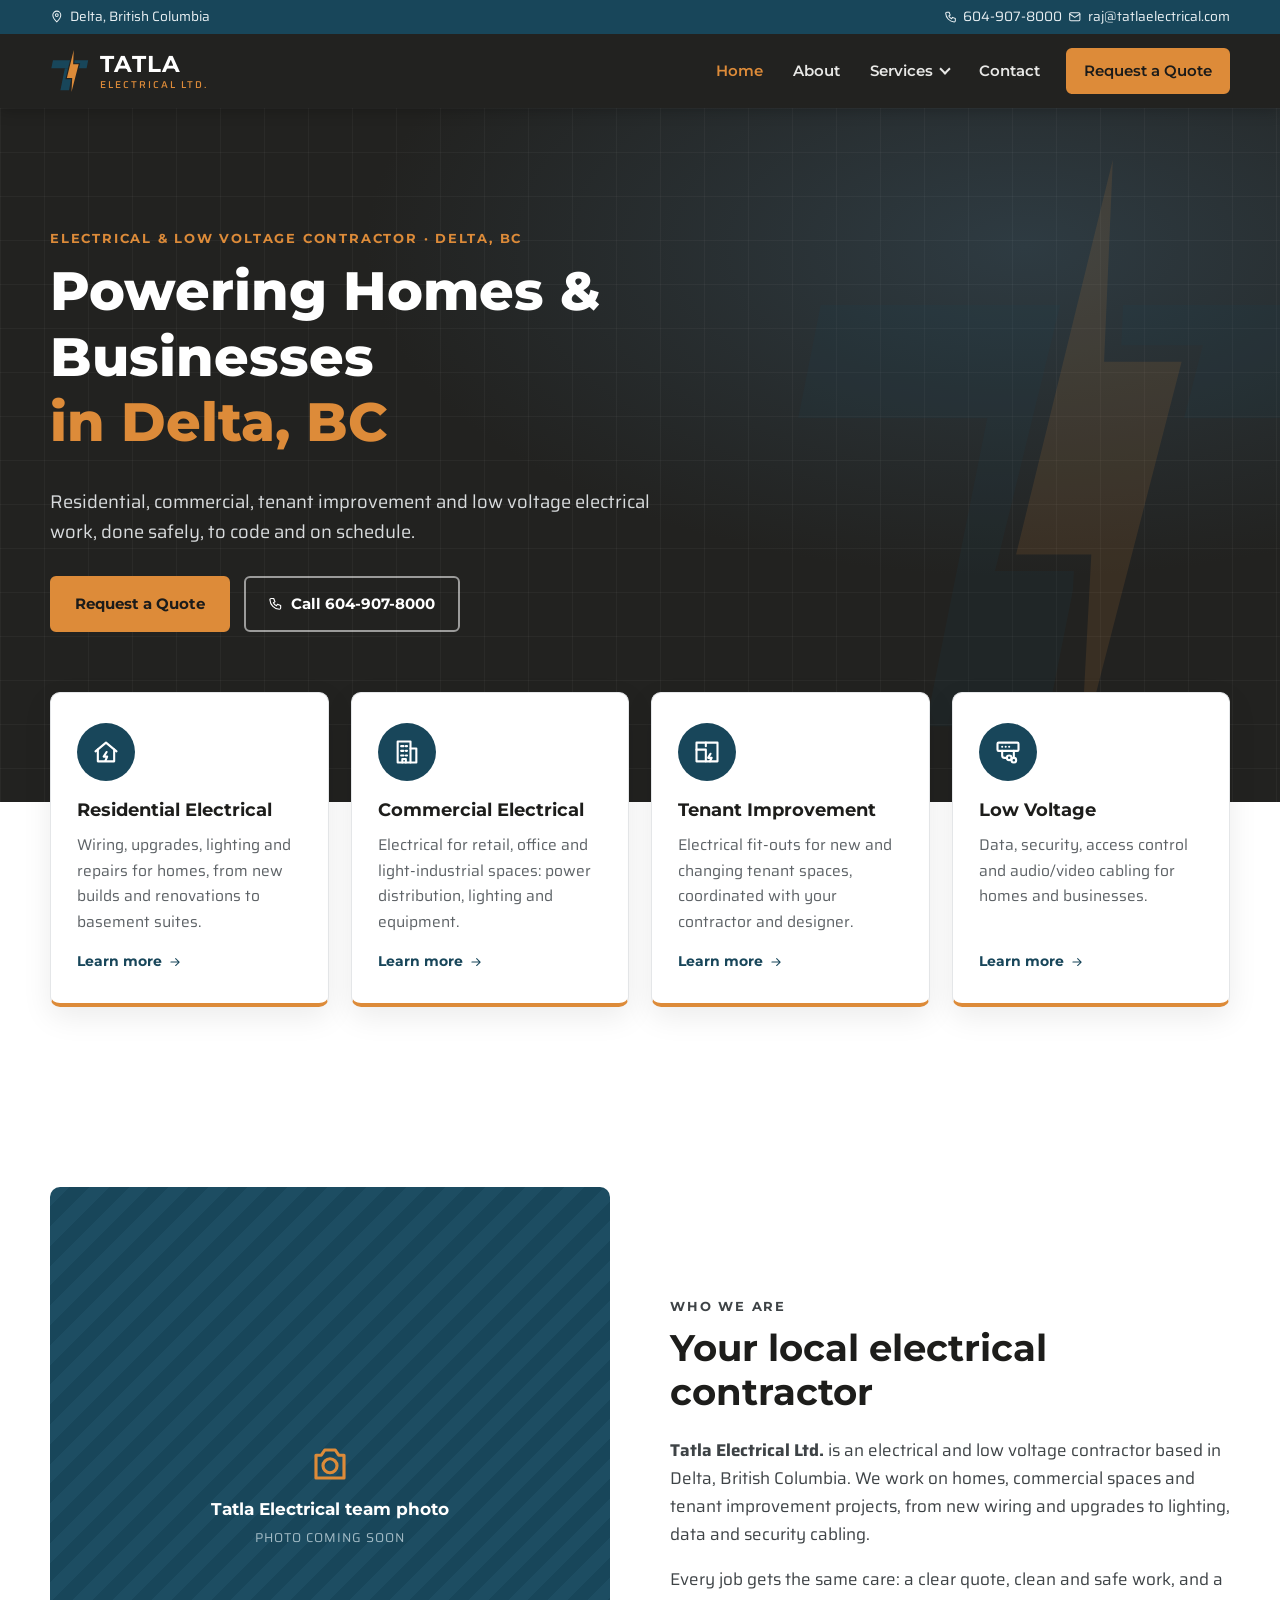
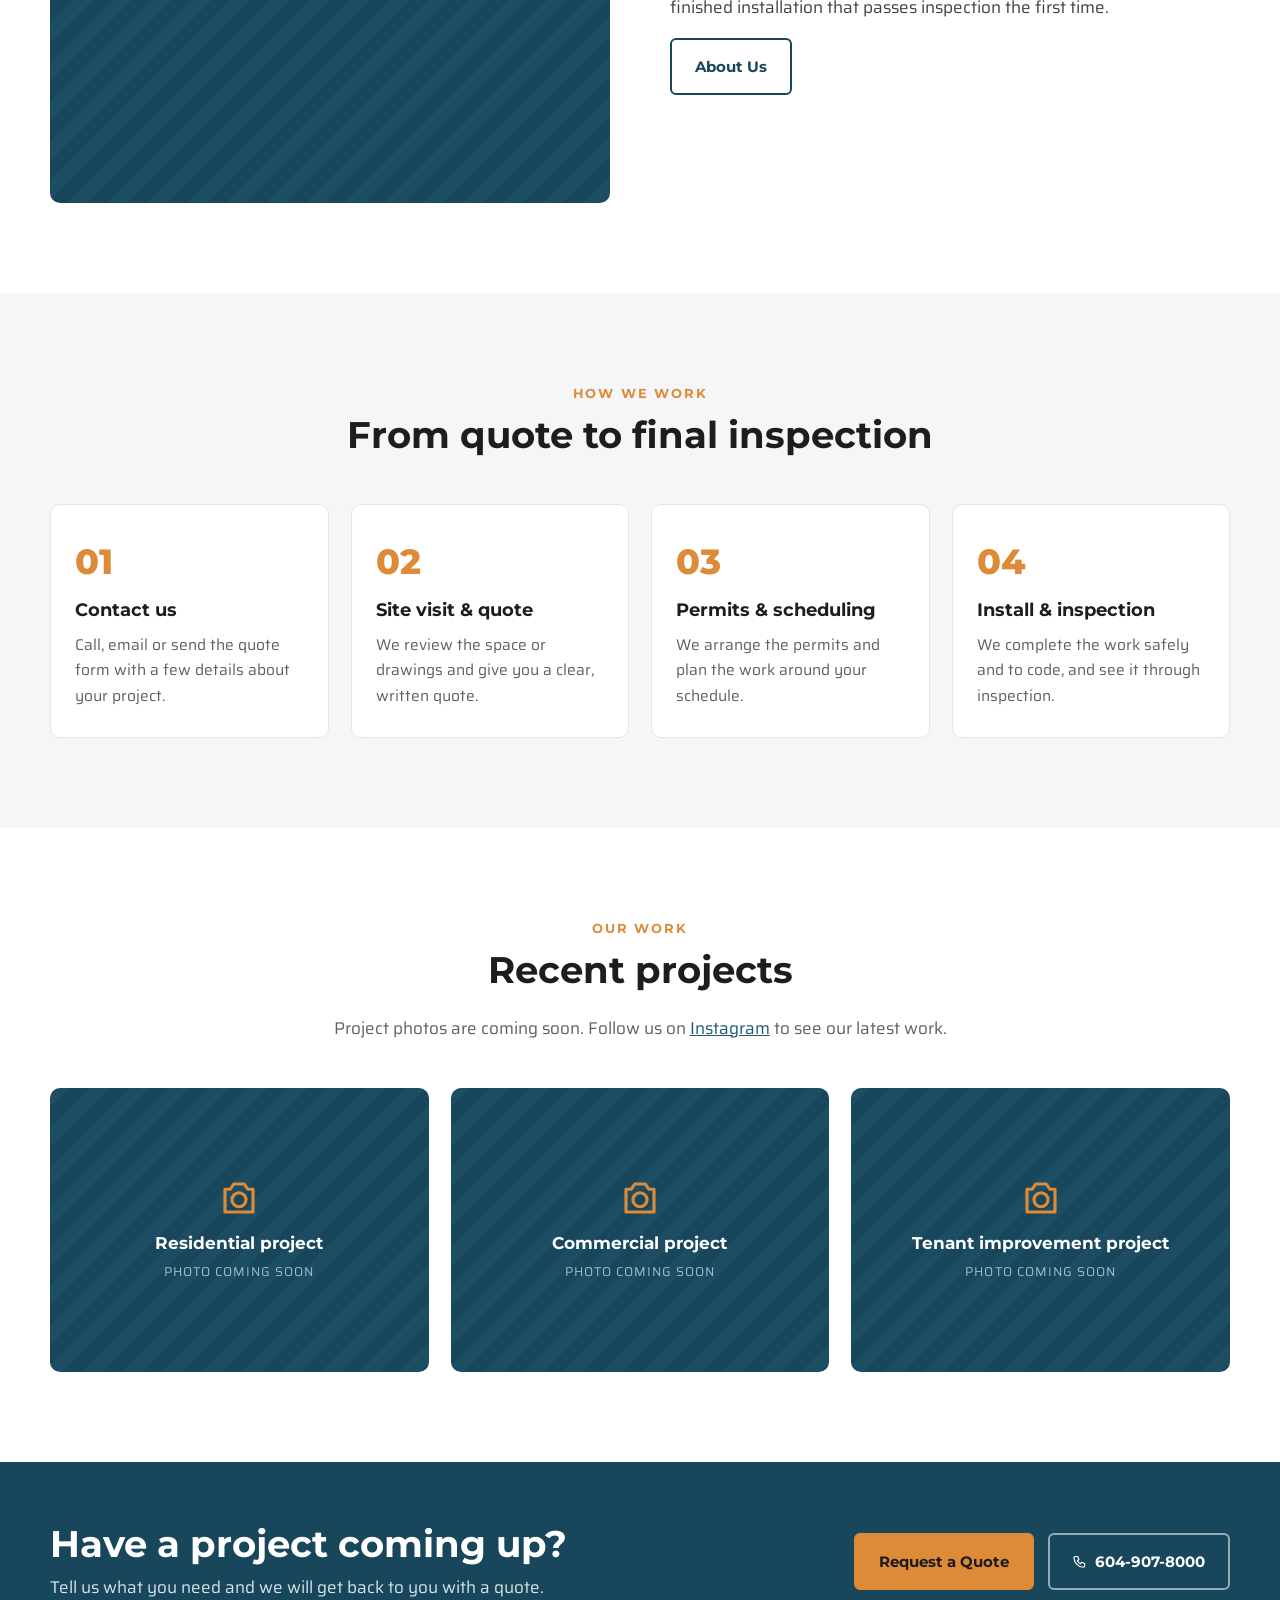
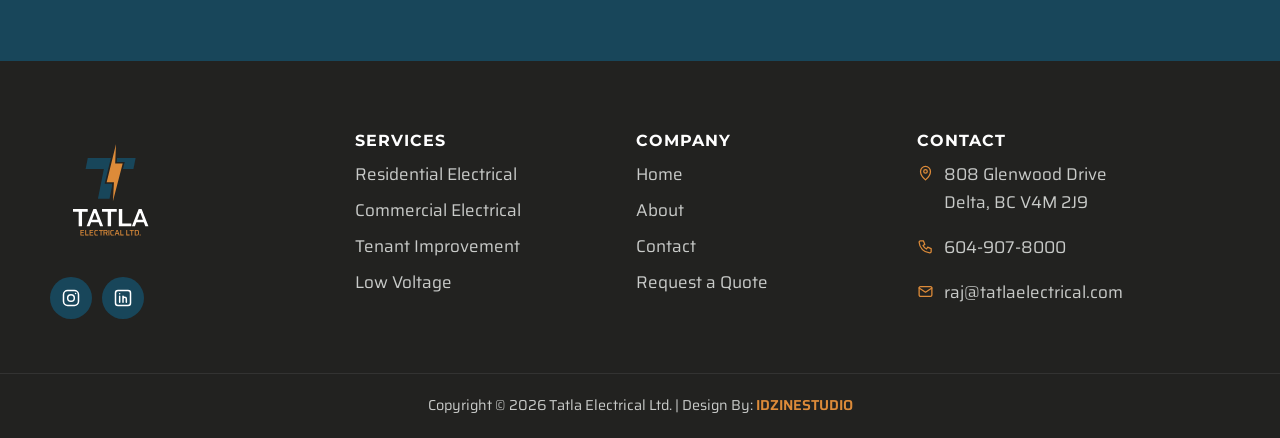
<file: index.html>
<!doctype html>
<html lang="en">
  <head>
    <meta charset="utf-8" />
    <meta name="robots" content="noindex,nofollow" />
    <meta name="viewport" content="width=device-width, initial-scale=1" />
    <title>Tatla Electrical Ltd. | Electrical Contractor in Delta, BC</title>
    <meta
      name="description"
      content="Tatla Electrical Ltd. is an electrical and low voltage contractor in Delta, BC for residential, commercial and tenant improvement projects. Call 604-907-8000."
    />
    <link rel="canonical" href="https://tatlaelectrical.com/" />
    <meta property="og:type" content="website" />
    <meta property="og:site_name" content="Tatla Electrical Ltd." />
    <meta
      property="og:title"
      content="Tatla Electrical Ltd. | Electrical Contractor in Delta, BC"
    />
    <meta
      property="og:description"
      content="Tatla Electrical Ltd. is an electrical and low voltage contractor in Delta, BC for residential, commercial and tenant improvement projects. Call 604-907-8000."
    />
    <meta property="og:url" content="https://tatlaelectrical.com/" />
    <meta property="og:image" content="https://tatlaelectrical.com/assets/og-image.jpg" />
    <meta property="og:image:width" content="1200" />
    <meta property="og:image:height" content="630" />
    <meta property="og:image:type" content="image/jpeg" />
    <meta property="og:image:alt" content="Tatla Electrical Ltd. logo" />
    <meta name="twitter:card" content="summary_large_image" />
    <meta name="twitter:image" content="https://tatlaelectrical.com/assets/og-image.jpg" />
    <meta name="theme-color" content="#222220" />
    <link rel="icon" href="assets/favicon.svg" type="image/svg+xml" />
    <link rel="icon" href="assets/favicon-32.png" sizes="32x32" />
    <link rel="apple-touch-icon" href="assets/apple-touch-icon.png" />
    <link rel="preconnect" href="https://fonts.googleapis.com" />
    <link rel="preconnect" href="https://fonts.gstatic.com" crossorigin />
    <link
      href="https://fonts.googleapis.com/css2?family=Montserrat:wght@600;700;800&family=Saira:wght@400;500;600&display=swap"
      rel="stylesheet"
    />
    <link rel="stylesheet" href="assets/style.css" />
    <script type="application/ld+json">
      {
        "@context": "https://schema.org",
        "@type": "Electrician",
        "name": "Tatla Electrical Ltd.",
        "url": "https://tatlaelectrical.com/",
        "logo": "https://tatlaelectrical.com/assets/logo.svg",
        "image": "https://tatlaelectrical.com/assets/og-image.jpg",
        "telephone": "+16049078000",
        "email": "raj@tatlaelectrical.com",
        "address": {
          "@type": "PostalAddress",
          "streetAddress": "808 Glenwood Drive",
          "addressLocality": "Delta",
          "addressRegion": "BC",
          "postalCode": "V4M 2J9",
          "addressCountry": "CA"
        },
        "areaServed": { "@type": "City", "name": "Delta, BC" },
        "sameAs": [
          "https://www.instagram.com/tatla.electrical/",
          "https://www.linkedin.com/in/raj-tatla-79773b227/"
        ],
        "knowsAbout": [
          "Residential electrical",
          "Commercial electrical",
          "Tenant improvement electrical",
          "Low voltage"
        ]
      }
    </script>
  </head>
  <body data-page="index">
    <a class="skip" href="#main">Skip to content</a>
    <header class="site-header">
      <div class="topbar">
        <div class="wrap">
          <span
            ><svg viewBox="0 0 24 24" aria-hidden="true">
              <path d="M12 21s-7-6.2-7-12a7 7 0 0 1 14 0c0 5.8-7 12-7 12z" />
              <circle cx="12" cy="9" r="2.5" />
            </svg>
            Delta, British Columbia</span
          >
          <span class="tb-right"
            ><a href="tel:+16049078000"
              ><svg viewBox="0 0 24 24" aria-hidden="true">
                <path
                  d="M5 4h4l2 5-2.5 1.5a11 11 0 0 0 5 5L15 13l5 2v4a2 2 0 0 1-2 2A16 16 0 0 1 3 6a2 2 0 0 1 2-2"
                />
              </svg>
              604-907-8000</a
            ><a href="mailto:raj@tatlaelectrical.com"
              ><svg viewBox="0 0 24 24" aria-hidden="true">
                <rect x="3" y="5" width="18" height="14" rx="2" />
                <path d="m3 7 9 6 9-6" />
              </svg>
              raj@tatlaelectrical.com</a
            ></span
          >
        </div>
      </div>
      <div class="wrap nav-row">
        <a class="brand" href="index.html" aria-label="Tatla Electrical Ltd. home"
          ><img src="assets/mark.svg" alt="" width="40" height="44" /><span
            ><b>TATLA</b><small>ELECTRICAL LTD.</small></span
          ></a
        >
        <button class="burger" aria-label="Open menu" aria-expanded="false" aria-controls="nav">
          <span></span><span></span><span></span>
        </button>
        <nav id="nav" aria-label="Main">
          <ul>
            <li><a href="index.html" aria-current="page">Home</a></li>
            <li><a href="about.html">About</a></li>
            <li class="has-dd">
              <a href="residential.html" aria-haspopup="true">Services</a>
              <ul class="dd">
                <li><a href="residential.html">Residential Electrical</a></li>
                <li><a href="commercial.html">Commercial Electrical</a></li>
                <li><a href="tenant-improvement.html">Tenant Improvement</a></li>
                <li><a href="low-voltage.html">Low Voltage</a></li>
              </ul>
            </li>
            <li><a href="contact.html">Contact</a></li>
            <li><a class="btn btn-sm" href="contact.html#quote">Request a Quote</a></li>
          </ul>
        </nav>
      </div>
    </header>
    <main id="main">
      <section class="hero">
        <div class="hero-bg" aria-hidden="true"><img src="assets/mark.svg" alt="" /></div>
        <div class="wrap hero-in">
          <p class="kicker">Electrical &amp; Low Voltage Contractor &middot; Delta, BC</p>
          <h1>Powering Homes &amp; Businesses <span>in Delta, BC</span></h1>
          <p class="lead">
            Residential, commercial, tenant improvement and low voltage electrical work, done
            safely, to code and on schedule.
          </p>
          <div class="hero-actions">
            <a class="btn" href="contact.html#quote">Request a Quote</a
            ><a class="btn btn-ghost" href="tel:+16049078000"
              ><svg viewBox="0 0 24 24" aria-hidden="true">
                <path
                  d="M5 4h4l2 5-2.5 1.5a11 11 0 0 0 5 5L15 13l5 2v4a2 2 0 0 1-2 2A16 16 0 0 1 3 6a2 2 0 0 1 2-2"
                />
              </svg>
              Call 604-907-8000</a
            >
          </div>
        </div>
      </section>
      <section class="section svc-overlap">
        <div class="wrap grid4">
          <a class="card svc" href="residential.html"
            ><span class="ico"
              ><svg viewBox="0 0 24 24" aria-hidden="true">
                <path d="M3 11.5 12 4l9 7.5" />
                <path d="M5 10v10h14V10" />
                <path d="M12.5 12 10 16h3l-1.5 3.5" /></svg
            ></span>
            <h3>Residential Electrical</h3>
            <p>
              Wiring, upgrades, lighting and repairs for homes, from new builds and renovations to
              basement suites.
            </p>
            <span class="more"
              >Learn more
              <svg viewBox="0 0 24 24" aria-hidden="true">
                <path d="M5 12h14M13 6l6 6-6 6" /></svg></span></a
          ><a class="card svc" href="commercial.html"
            ><span class="ico"
              ><svg viewBox="0 0 24 24" aria-hidden="true">
                <rect x="4" y="3" width="11" height="18" />
                <path d="M15 9h5v12h-5" />
                <path d="M7 7h2M11 7h1M7 11h2M11 11h1M7 15h2M11 15h1" />
                <path d="M8 21v-3h3v3" /></svg
            ></span>
            <h3>Commercial Electrical</h3>
            <p>
              Electrical for retail, office and light-industrial spaces: power distribution,
              lighting and equipment.
            </p>
            <span class="more"
              >Learn more
              <svg viewBox="0 0 24 24" aria-hidden="true">
                <path d="M5 12h14M13 6l6 6-6 6" /></svg></span></a
          ><a class="card svc" href="tenant-improvement.html"
            ><span class="ico"
              ><svg viewBox="0 0 24 24" aria-hidden="true">
                <path d="M3 4h18v16H3z" />
                <path d="M3 10h8v10" />
                <path d="M11 4v3" />
                <path d="M15 13.5 13 17h3l-1.5 3" /></svg
            ></span>
            <h3>Tenant Improvement</h3>
            <p>
              Electrical fit-outs for new and changing tenant spaces, coordinated with your
              contractor and designer.
            </p>
            <span class="more"
              >Learn more
              <svg viewBox="0 0 24 24" aria-hidden="true">
                <path d="M5 12h14M13 6l6 6-6 6" /></svg></span></a
          ><a class="card svc" href="low-voltage.html"
            ><span class="ico"
              ><svg viewBox="0 0 24 24" aria-hidden="true">
                <rect x="3" y="4" width="18" height="7" rx="1" />
                <path d="M7 7.5h.01M10 7.5h.01M13 7.5h.01" />
                <path d="M7 11v4a2 2 0 0 0 2 2h2" />
                <path d="M17 11v6" />
                <circle cx="17" cy="19" r="2" />
                <circle cx="13" cy="17" r="2" /></svg
            ></span>
            <h3>Low Voltage</h3>
            <p>Data, security, access control and audio/video cabling for homes and businesses.</p>
            <span class="more"
              >Learn more
              <svg viewBox="0 0 24 24" aria-hidden="true">
                <path d="M5 12h14M13 6l6 6-6 6" /></svg></span
          ></a>
        </div>
      </section>
      <section class="section">
        <div class="wrap split">
          <div class="ph tall" role="img" aria-label="Tatla Electrical team photo (placeholder)">
            <svg viewBox="0 0 24 24" aria-hidden="true">
              <path d="M4 7h3l2-3h6l2 3h3v13H4z" />
              <circle cx="12" cy="13" r="4" /></svg
            ><span>Tatla Electrical team photo</span><small>Photo coming soon</small>
          </div>
          <div>
            <p class="kicker">Who we are</p>
            <h2>Your local electrical contractor</h2>
            <p>
              <b>Tatla Electrical Ltd.</b> is an electrical and low voltage contractor based in
              Delta, British Columbia. We work on homes, commercial spaces and tenant improvement
              projects, from new wiring and upgrades to lighting, data and security cabling.
            </p>
            <p>
              Every job gets the same care: a clear quote, clean and safe work, and a finished
              installation that passes inspection the first time.
            </p>
            <a class="btn btn-outline" href="about.html">About Us</a>
          </div>
        </div>
      </section>
      <section class="section alt">
        <div class="wrap">
          <div class="sec-head">
            <p class="kicker">How we work</p>
            <h2>From quote to final inspection</h2>
          </div>
          <ol class="steps">
            <li>
              <span class="num">01</span>
              <h3>Contact us</h3>
              <p>Call, email or send the quote form with a few details about your project.</p>
            </li>
            <li>
              <span class="num">02</span>
              <h3>Site visit &amp; quote</h3>
              <p>We review the space or drawings and give you a clear, written quote.</p>
            </li>
            <li>
              <span class="num">03</span>
              <h3>Permits &amp; scheduling</h3>
              <p>We arrange the permits and plan the work around your schedule.</p>
            </li>
            <li>
              <span class="num">04</span>
              <h3>Install &amp; inspection</h3>
              <p>We complete the work safely and to code, and see it through inspection.</p>
            </li>
          </ol>
        </div>
      </section>
      <section class="section">
        <div class="wrap">
          <div class="sec-head">
            <p class="kicker">Our work</p>
            <h2>Recent projects</h2>
            <p>
              Project photos are coming soon. Follow us on
              <a href="https://www.instagram.com/tatla.electrical/" target="_blank" rel="noopener"
                >Instagram</a
              >
              to see our latest work.
            </p>
          </div>
          <div class="grid3">
            <div class="ph" role="img" aria-label="Residential project (placeholder)">
              <svg viewBox="0 0 24 24" aria-hidden="true">
                <path d="M4 7h3l2-3h6l2 3h3v13H4z" />
                <circle cx="12" cy="13" r="4" /></svg
              ><span>Residential project</span><small>Photo coming soon</small>
            </div>
            <div class="ph" role="img" aria-label="Commercial project (placeholder)">
              <svg viewBox="0 0 24 24" aria-hidden="true">
                <path d="M4 7h3l2-3h6l2 3h3v13H4z" />
                <circle cx="12" cy="13" r="4" /></svg
              ><span>Commercial project</span><small>Photo coming soon</small>
            </div>
            <div class="ph" role="img" aria-label="Tenant improvement project (placeholder)">
              <svg viewBox="0 0 24 24" aria-hidden="true">
                <path d="M4 7h3l2-3h6l2 3h3v13H4z" />
                <circle cx="12" cy="13" r="4" /></svg
              ><span>Tenant improvement project</span><small>Photo coming soon</small>
            </div>
          </div>
        </div>
      </section>
      <section class="cta-band">
        <div class="wrap">
          <div>
            <h2>Have a project coming up?</h2>
            <p>Tell us what you need and we will get back to you with a quote.</p>
          </div>
          <div class="cta-actions">
            <a class="btn" href="contact.html#quote">Request a Quote</a
            ><a class="btn btn-ghost" href="tel:+16049078000"
              ><svg viewBox="0 0 24 24" aria-hidden="true">
                <path
                  d="M5 4h4l2 5-2.5 1.5a11 11 0 0 0 5 5L15 13l5 2v4a2 2 0 0 1-2 2A16 16 0 0 1 3 6a2 2 0 0 1 2-2"
                />
              </svg>
              604-907-8000</a
            >
          </div>
        </div>
      </section>
    </main>
    <footer class="site-footer">
      <div class="wrap fgrid">
        <div class="fcol">
          <img
            class="flogo"
            src="assets/logo.svg"
            alt="Tatla Electrical Ltd."
            width="150"
            height="150"
          />
          <div class="social">
            <a
              href="https://www.instagram.com/tatla.electrical/"
              target="_blank"
              rel="noopener"
              aria-label="Instagram"
              ><svg viewBox="0 0 24 24" aria-hidden="true">
                <rect x="3" y="3" width="18" height="18" rx="5" />
                <circle cx="12" cy="12" r="4" />
                <path d="M17.5 6.5h.01" /></svg></a
            ><a
              href="https://www.linkedin.com/in/raj-tatla-79773b227/"
              target="_blank"
              rel="noopener"
              aria-label="LinkedIn"
              ><svg viewBox="0 0 24 24" aria-hidden="true">
                <rect x="3" y="3" width="18" height="18" rx="3" />
                <path d="M8 10v7M8 7h.01M12 17v-4a2 2 0 0 1 4 0v4M12 10v7" /></svg
            ></a>
          </div>
        </div>
        <div class="fcol">
          <h3>Services</h3>
          <ul>
            <li><a href="residential.html">Residential Electrical</a></li>
            <li><a href="commercial.html">Commercial Electrical</a></li>
            <li><a href="tenant-improvement.html">Tenant Improvement</a></li>
            <li><a href="low-voltage.html">Low Voltage</a></li>
          </ul>
        </div>
        <div class="fcol">
          <h3>Company</h3>
          <ul>
            <li><a href="index.html">Home</a></li>
            <li><a href="about.html">About</a></li>
            <li><a href="contact.html">Contact</a></li>
            <li><a href="contact.html#quote">Request a Quote</a></li>
          </ul>
        </div>
        <div class="fcol">
          <h3>Contact</h3>
          <p>
            <svg viewBox="0 0 24 24" aria-hidden="true">
              <path d="M12 21s-7-6.2-7-12a7 7 0 0 1 14 0c0 5.8-7 12-7 12z" />
              <circle cx="12" cy="9" r="2.5" />
            </svg>
            <a
              href="https://www.google.com/maps/search/?api=1&query=808+Glenwood+Drive,+Delta,+BC+V4M+2J9"
              target="_blank"
              rel="noopener"
              >808 Glenwood Drive<br />Delta, BC V4M 2J9</a
            >
          </p>
          <p>
            <svg viewBox="0 0 24 24" aria-hidden="true">
              <path
                d="M5 4h4l2 5-2.5 1.5a11 11 0 0 0 5 5L15 13l5 2v4a2 2 0 0 1-2 2A16 16 0 0 1 3 6a2 2 0 0 1 2-2"
              />
            </svg>
            <a href="tel:+16049078000">604-907-8000</a>
          </p>
          <p>
            <svg viewBox="0 0 24 24" aria-hidden="true">
              <rect x="3" y="5" width="18" height="14" rx="2" />
              <path d="m3 7 9 6 9-6" />
            </svg>
            <a href="mailto:raj@tatlaelectrical.com">raj@tatlaelectrical.com</a>
          </p>
        </div>
      </div>
      <div class="copy">
        <div class="wrap">
          Copyright &copy; 2026 Tatla Electrical Ltd. | Design By:
          <a href="https://idzinestudio.com" target="_blank" rel="noopener">IDZINESTUDIO</a>
        </div>
      </div>
    </footer>
    <script src="assets/site.js" defer></script>
  </body>
</html>
</file>
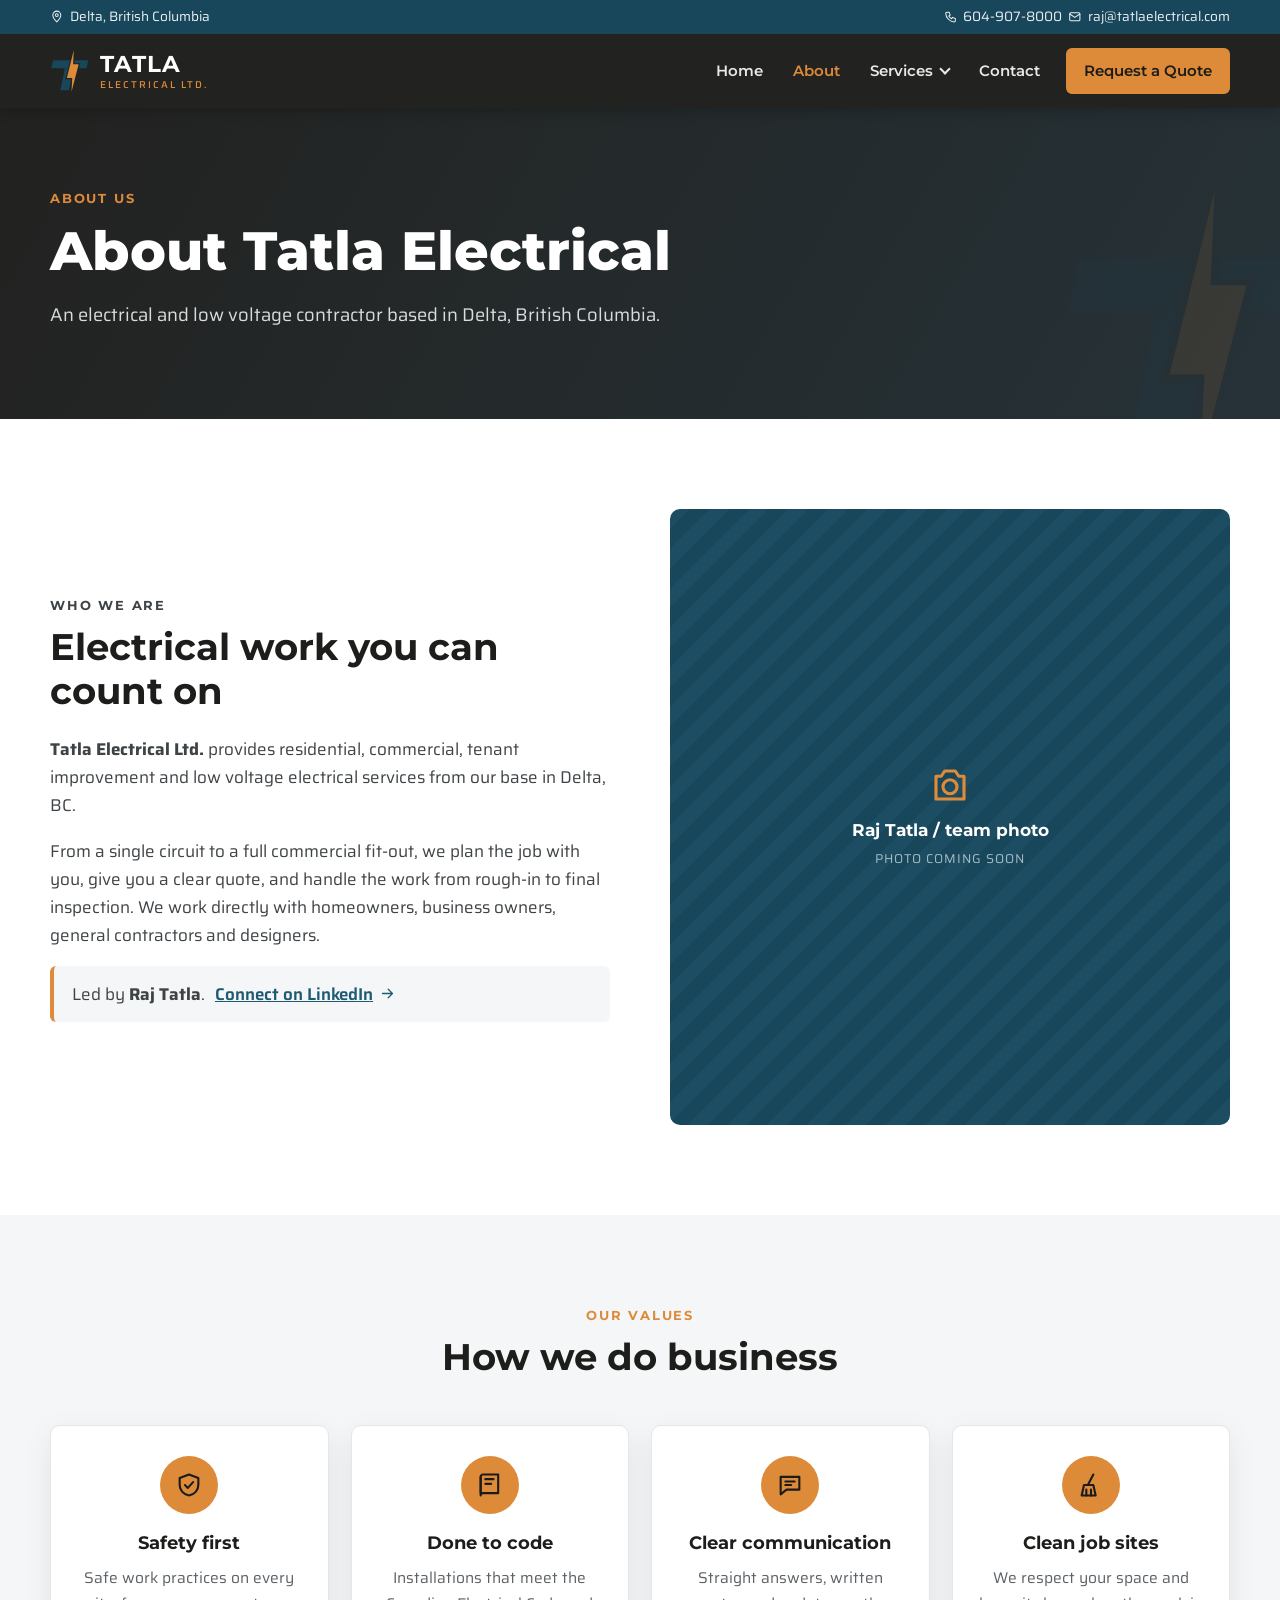
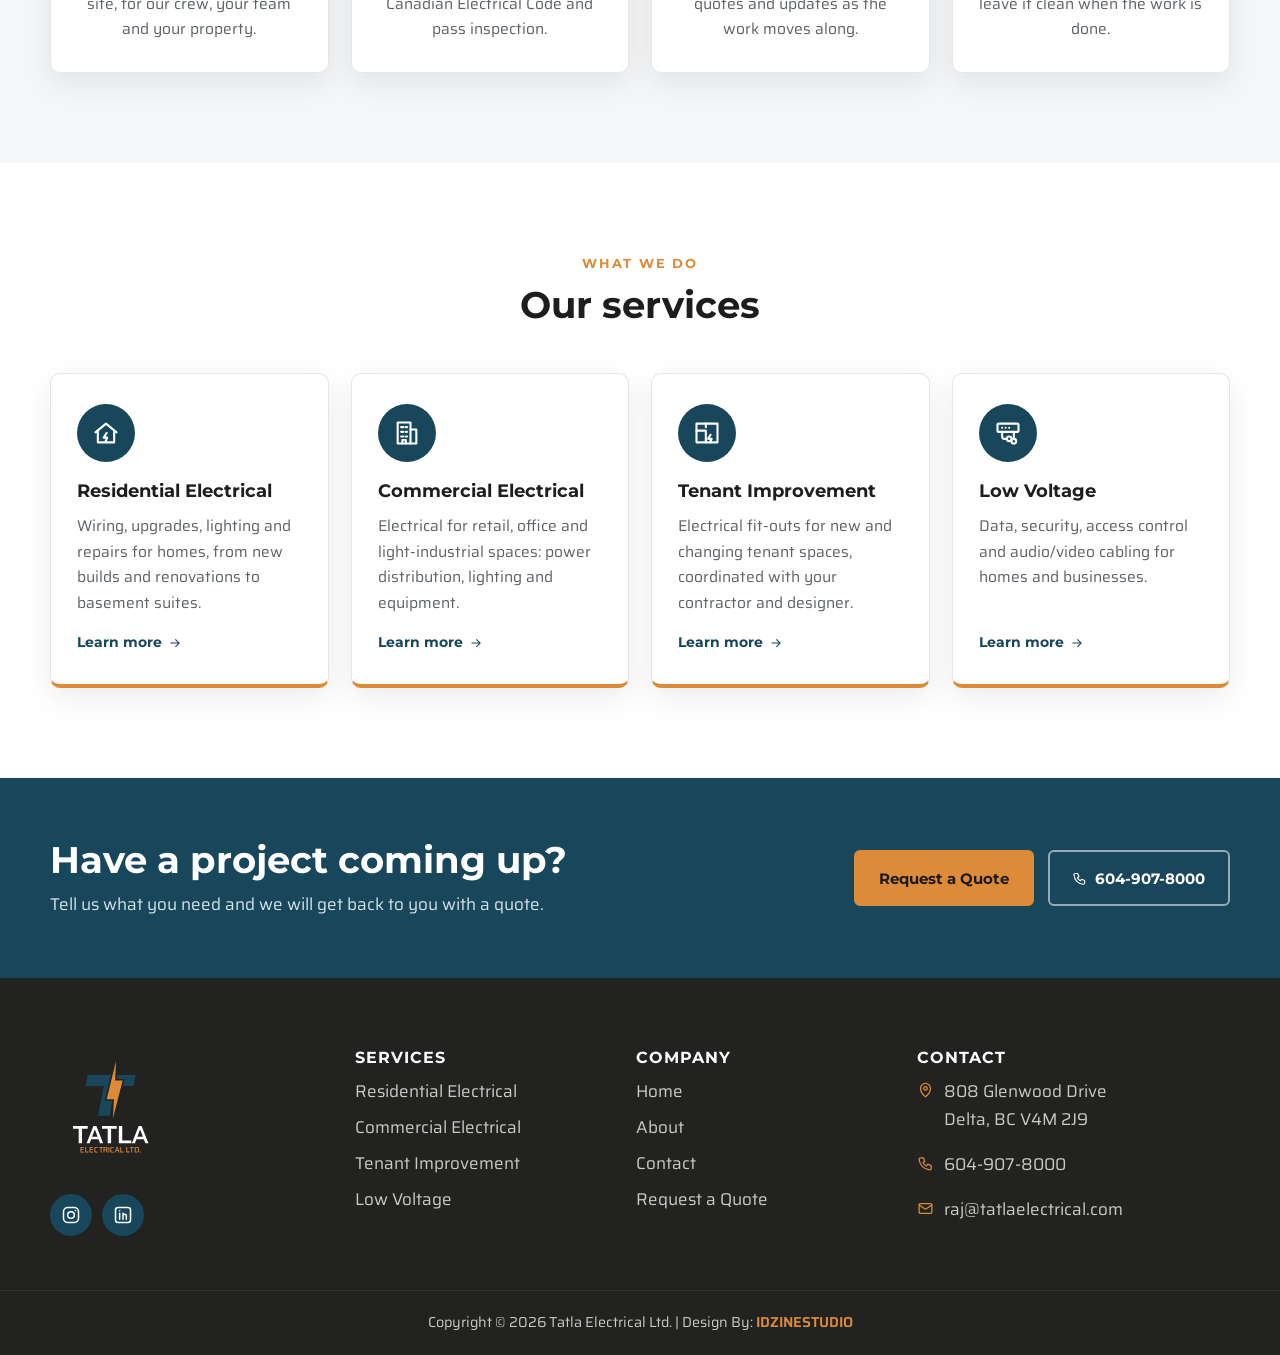
<file: about.html>
<!doctype html>
<html lang="en">
  <head>
    <meta charset="utf-8" />
    <meta name="robots" content="noindex,nofollow" />
    <meta name="viewport" content="width=device-width, initial-scale=1" />
    <title>About Us | Tatla Electrical Ltd., Delta BC</title>
    <meta
      name="description"
      content="Tatla Electrical Ltd. is an electrical and low voltage contractor in Delta, BC, serving homeowners, businesses, general contractors and designers."
    />
    <link rel="canonical" href="https://tatlaelectrical.com/about.html" />
    <meta property="og:type" content="website" />
    <meta property="og:site_name" content="Tatla Electrical Ltd." />
    <meta property="og:title" content="About Us | Tatla Electrical Ltd., Delta BC" />
    <meta
      property="og:description"
      content="Tatla Electrical Ltd. is an electrical and low voltage contractor in Delta, BC, serving homeowners, businesses, general contractors and designers."
    />
    <meta property="og:url" content="https://tatlaelectrical.com/about.html" />
    <meta property="og:image" content="https://tatlaelectrical.com/assets/og-image.jpg" />
    <meta property="og:image:width" content="1200" />
    <meta property="og:image:height" content="630" />
    <meta property="og:image:type" content="image/jpeg" />
    <meta property="og:image:alt" content="Tatla Electrical Ltd. logo" />
    <meta name="twitter:card" content="summary_large_image" />
    <meta name="twitter:image" content="https://tatlaelectrical.com/assets/og-image.jpg" />
    <meta name="theme-color" content="#222220" />
    <link rel="icon" href="assets/favicon.svg" type="image/svg+xml" />
    <link rel="icon" href="assets/favicon-32.png" sizes="32x32" />
    <link rel="apple-touch-icon" href="assets/apple-touch-icon.png" />
    <link rel="preconnect" href="https://fonts.googleapis.com" />
    <link rel="preconnect" href="https://fonts.gstatic.com" crossorigin />
    <link
      href="https://fonts.googleapis.com/css2?family=Montserrat:wght@600;700;800&family=Saira:wght@400;500;600&display=swap"
      rel="stylesheet"
    />
    <link rel="stylesheet" href="assets/style.css" />
  </head>
  <body data-page="about">
    <a class="skip" href="#main">Skip to content</a>
    <header class="site-header">
      <div class="topbar">
        <div class="wrap">
          <span
            ><svg viewBox="0 0 24 24" aria-hidden="true">
              <path d="M12 21s-7-6.2-7-12a7 7 0 0 1 14 0c0 5.8-7 12-7 12z" />
              <circle cx="12" cy="9" r="2.5" />
            </svg>
            Delta, British Columbia</span
          >
          <span class="tb-right"
            ><a href="tel:+16049078000"
              ><svg viewBox="0 0 24 24" aria-hidden="true">
                <path
                  d="M5 4h4l2 5-2.5 1.5a11 11 0 0 0 5 5L15 13l5 2v4a2 2 0 0 1-2 2A16 16 0 0 1 3 6a2 2 0 0 1 2-2"
                />
              </svg>
              604-907-8000</a
            ><a href="mailto:raj@tatlaelectrical.com"
              ><svg viewBox="0 0 24 24" aria-hidden="true">
                <rect x="3" y="5" width="18" height="14" rx="2" />
                <path d="m3 7 9 6 9-6" />
              </svg>
              raj@tatlaelectrical.com</a
            ></span
          >
        </div>
      </div>
      <div class="wrap nav-row">
        <a class="brand" href="index.html" aria-label="Tatla Electrical Ltd. home"
          ><img src="assets/mark.svg" alt="" width="40" height="44" /><span
            ><b>TATLA</b><small>ELECTRICAL LTD.</small></span
          ></a
        >
        <button class="burger" aria-label="Open menu" aria-expanded="false" aria-controls="nav">
          <span></span><span></span><span></span>
        </button>
        <nav id="nav" aria-label="Main">
          <ul>
            <li><a href="index.html">Home</a></li>
            <li><a href="about.html" aria-current="page">About</a></li>
            <li class="has-dd">
              <a href="residential.html" aria-haspopup="true">Services</a>
              <ul class="dd">
                <li><a href="residential.html">Residential Electrical</a></li>
                <li><a href="commercial.html">Commercial Electrical</a></li>
                <li><a href="tenant-improvement.html">Tenant Improvement</a></li>
                <li><a href="low-voltage.html">Low Voltage</a></li>
              </ul>
            </li>
            <li><a href="contact.html">Contact</a></li>
            <li><a class="btn btn-sm" href="contact.html#quote">Request a Quote</a></li>
          </ul>
        </nav>
      </div>
    </header>
    <main id="main">
      <section class="page-hero">
        <div class="wrap">
          <p class="kicker">About us</p>
          <h1>About Tatla Electrical</h1>
          <p class="lead">
            An electrical and low voltage contractor based in Delta, British Columbia.
          </p>
        </div>
      </section>
      <section class="section">
        <div class="wrap split">
          <div>
            <p class="kicker">Who we are</p>
            <h2>Electrical work you can count on</h2>
            <p>
              <b>Tatla Electrical Ltd.</b> provides residential, commercial, tenant improvement and
              low voltage electrical services from our base in Delta, BC.
            </p>
            <p>
              From a single circuit to a full commercial fit-out, we plan the job with you, give you
              a clear quote, and handle the work from rough-in to final inspection. We work directly
              with homeowners, business owners, general contractors and designers.
            </p>
            <p class="owner">
              Led by <b>Raj Tatla</b>.
              <a
                href="https://www.linkedin.com/in/raj-tatla-79773b227/"
                target="_blank"
                rel="noopener"
                >Connect on LinkedIn
                <svg viewBox="0 0 24 24" aria-hidden="true"><path d="M5 12h14M13 6l6 6-6 6" /></svg
              ></a>
            </p>
          </div>
          <div class="ph tall" role="img" aria-label="Raj Tatla / team photo (placeholder)">
            <svg viewBox="0 0 24 24" aria-hidden="true">
              <path d="M4 7h3l2-3h6l2 3h3v13H4z" />
              <circle cx="12" cy="13" r="4" /></svg
            ><span>Raj Tatla / team photo</span><small>Photo coming soon</small>
          </div>
        </div>
      </section>
      <section class="section alt">
        <div class="wrap">
          <div class="sec-head">
            <p class="kicker">Our values</p>
            <h2>How we do business</h2>
          </div>
          <div class="grid4">
            <div class="card val">
              <span class="ico"
                ><svg viewBox="0 0 24 24" aria-hidden="true">
                  <path d="M12 3 4 6v6c0 4.5 3.4 8.3 8 9 4.6-.7 8-4.5 8-9V6z" />
                  <path d="m8.5 12 2.5 2.5 4.5-5" /></svg
              ></span>
              <h3>Safety first</h3>
              <p>Safe work practices on every site, for our crew, your team and your property.</p>
            </div>
            <div class="card val">
              <span class="ico"
                ><svg viewBox="0 0 24 24" aria-hidden="true">
                  <path d="M4 5a2 2 0 0 1 2-2h13v16H6a2 2 0 0 0-2 2z" />
                  <path d="M4 19V5M8 7h7M8 11h5" /></svg
              ></span>
              <h3>Done to code</h3>
              <p>Installations that meet the Canadian Electrical Code and pass inspection.</p>
            </div>
            <div class="card val">
              <span class="ico"
                ><svg viewBox="0 0 24 24" aria-hidden="true">
                  <path d="M4 5h16v11H9l-5 4z" />
                  <path d="M8 9h8M8 12h5" /></svg
              ></span>
              <h3>Clear communication</h3>
              <p>Straight answers, written quotes and updates as the work moves along.</p>
            </div>
            <div class="card val">
              <span class="ico"
                ><svg viewBox="0 0 24 24" aria-hidden="true">
                  <path d="M14 3 9.5 11.5" />
                  <path d="M6 12h8l2 9H4z" />
                  <path d="M8 16v5M12 16v5" /></svg
              ></span>
              <h3>Clean job sites</h3>
              <p>We respect your space and leave it clean when the work is done.</p>
            </div>
          </div>
        </div>
      </section>
      <section class="section">
        <div class="wrap">
          <div class="sec-head">
            <p class="kicker">What we do</p>
            <h2>Our services</h2>
          </div>
          <div class="grid4">
            <a class="card svc" href="residential.html"
              ><span class="ico"
                ><svg viewBox="0 0 24 24" aria-hidden="true">
                  <path d="M3 11.5 12 4l9 7.5" />
                  <path d="M5 10v10h14V10" />
                  <path d="M12.5 12 10 16h3l-1.5 3.5" /></svg
              ></span>
              <h3>Residential Electrical</h3>
              <p>
                Wiring, upgrades, lighting and repairs for homes, from new builds and renovations to
                basement suites.
              </p>
              <span class="more"
                >Learn more
                <svg viewBox="0 0 24 24" aria-hidden="true">
                  <path d="M5 12h14M13 6l6 6-6 6" /></svg></span></a
            ><a class="card svc" href="commercial.html"
              ><span class="ico"
                ><svg viewBox="0 0 24 24" aria-hidden="true">
                  <rect x="4" y="3" width="11" height="18" />
                  <path d="M15 9h5v12h-5" />
                  <path d="M7 7h2M11 7h1M7 11h2M11 11h1M7 15h2M11 15h1" />
                  <path d="M8 21v-3h3v3" /></svg
              ></span>
              <h3>Commercial Electrical</h3>
              <p>
                Electrical for retail, office and light-industrial spaces: power distribution,
                lighting and equipment.
              </p>
              <span class="more"
                >Learn more
                <svg viewBox="0 0 24 24" aria-hidden="true">
                  <path d="M5 12h14M13 6l6 6-6 6" /></svg></span></a
            ><a class="card svc" href="tenant-improvement.html"
              ><span class="ico"
                ><svg viewBox="0 0 24 24" aria-hidden="true">
                  <path d="M3 4h18v16H3z" />
                  <path d="M3 10h8v10" />
                  <path d="M11 4v3" />
                  <path d="M15 13.5 13 17h3l-1.5 3" /></svg
              ></span>
              <h3>Tenant Improvement</h3>
              <p>
                Electrical fit-outs for new and changing tenant spaces, coordinated with your
                contractor and designer.
              </p>
              <span class="more"
                >Learn more
                <svg viewBox="0 0 24 24" aria-hidden="true">
                  <path d="M5 12h14M13 6l6 6-6 6" /></svg></span></a
            ><a class="card svc" href="low-voltage.html"
              ><span class="ico"
                ><svg viewBox="0 0 24 24" aria-hidden="true">
                  <rect x="3" y="4" width="18" height="7" rx="1" />
                  <path d="M7 7.5h.01M10 7.5h.01M13 7.5h.01" />
                  <path d="M7 11v4a2 2 0 0 0 2 2h2" />
                  <path d="M17 11v6" />
                  <circle cx="17" cy="19" r="2" />
                  <circle cx="13" cy="17" r="2" /></svg
              ></span>
              <h3>Low Voltage</h3>
              <p>
                Data, security, access control and audio/video cabling for homes and businesses.
              </p>
              <span class="more"
                >Learn more
                <svg viewBox="0 0 24 24" aria-hidden="true">
                  <path d="M5 12h14M13 6l6 6-6 6" /></svg></span
            ></a>
          </div>
        </div>
      </section>
      <section class="cta-band">
        <div class="wrap">
          <div>
            <h2>Have a project coming up?</h2>
            <p>Tell us what you need and we will get back to you with a quote.</p>
          </div>
          <div class="cta-actions">
            <a class="btn" href="contact.html#quote">Request a Quote</a
            ><a class="btn btn-ghost" href="tel:+16049078000"
              ><svg viewBox="0 0 24 24" aria-hidden="true">
                <path
                  d="M5 4h4l2 5-2.5 1.5a11 11 0 0 0 5 5L15 13l5 2v4a2 2 0 0 1-2 2A16 16 0 0 1 3 6a2 2 0 0 1 2-2"
                />
              </svg>
              604-907-8000</a
            >
          </div>
        </div>
      </section>
    </main>
    <footer class="site-footer">
      <div class="wrap fgrid">
        <div class="fcol">
          <img
            class="flogo"
            src="assets/logo.svg"
            alt="Tatla Electrical Ltd."
            width="150"
            height="150"
          />
          <div class="social">
            <a
              href="https://www.instagram.com/tatla.electrical/"
              target="_blank"
              rel="noopener"
              aria-label="Instagram"
              ><svg viewBox="0 0 24 24" aria-hidden="true">
                <rect x="3" y="3" width="18" height="18" rx="5" />
                <circle cx="12" cy="12" r="4" />
                <path d="M17.5 6.5h.01" /></svg></a
            ><a
              href="https://www.linkedin.com/in/raj-tatla-79773b227/"
              target="_blank"
              rel="noopener"
              aria-label="LinkedIn"
              ><svg viewBox="0 0 24 24" aria-hidden="true">
                <rect x="3" y="3" width="18" height="18" rx="3" />
                <path d="M8 10v7M8 7h.01M12 17v-4a2 2 0 0 1 4 0v4M12 10v7" /></svg
            ></a>
          </div>
        </div>
        <div class="fcol">
          <h3>Services</h3>
          <ul>
            <li><a href="residential.html">Residential Electrical</a></li>
            <li><a href="commercial.html">Commercial Electrical</a></li>
            <li><a href="tenant-improvement.html">Tenant Improvement</a></li>
            <li><a href="low-voltage.html">Low Voltage</a></li>
          </ul>
        </div>
        <div class="fcol">
          <h3>Company</h3>
          <ul>
            <li><a href="index.html">Home</a></li>
            <li><a href="about.html">About</a></li>
            <li><a href="contact.html">Contact</a></li>
            <li><a href="contact.html#quote">Request a Quote</a></li>
          </ul>
        </div>
        <div class="fcol">
          <h3>Contact</h3>
          <p>
            <svg viewBox="0 0 24 24" aria-hidden="true">
              <path d="M12 21s-7-6.2-7-12a7 7 0 0 1 14 0c0 5.8-7 12-7 12z" />
              <circle cx="12" cy="9" r="2.5" />
            </svg>
            <a
              href="https://www.google.com/maps/search/?api=1&query=808+Glenwood+Drive,+Delta,+BC+V4M+2J9"
              target="_blank"
              rel="noopener"
              >808 Glenwood Drive<br />Delta, BC V4M 2J9</a
            >
          </p>
          <p>
            <svg viewBox="0 0 24 24" aria-hidden="true">
              <path
                d="M5 4h4l2 5-2.5 1.5a11 11 0 0 0 5 5L15 13l5 2v4a2 2 0 0 1-2 2A16 16 0 0 1 3 6a2 2 0 0 1 2-2"
              />
            </svg>
            <a href="tel:+16049078000">604-907-8000</a>
          </p>
          <p>
            <svg viewBox="0 0 24 24" aria-hidden="true">
              <rect x="3" y="5" width="18" height="14" rx="2" />
              <path d="m3 7 9 6 9-6" />
            </svg>
            <a href="mailto:raj@tatlaelectrical.com">raj@tatlaelectrical.com</a>
          </p>
        </div>
      </div>
      <div class="copy">
        <div class="wrap">
          Copyright &copy; 2026 Tatla Electrical Ltd. | Design By:
          <a href="https://idzinestudio.com" target="_blank" rel="noopener">IDZINESTUDIO</a>
        </div>
      </div>
    </footer>
    <script src="assets/site.js" defer></script>
  </body>
</html>
</file>
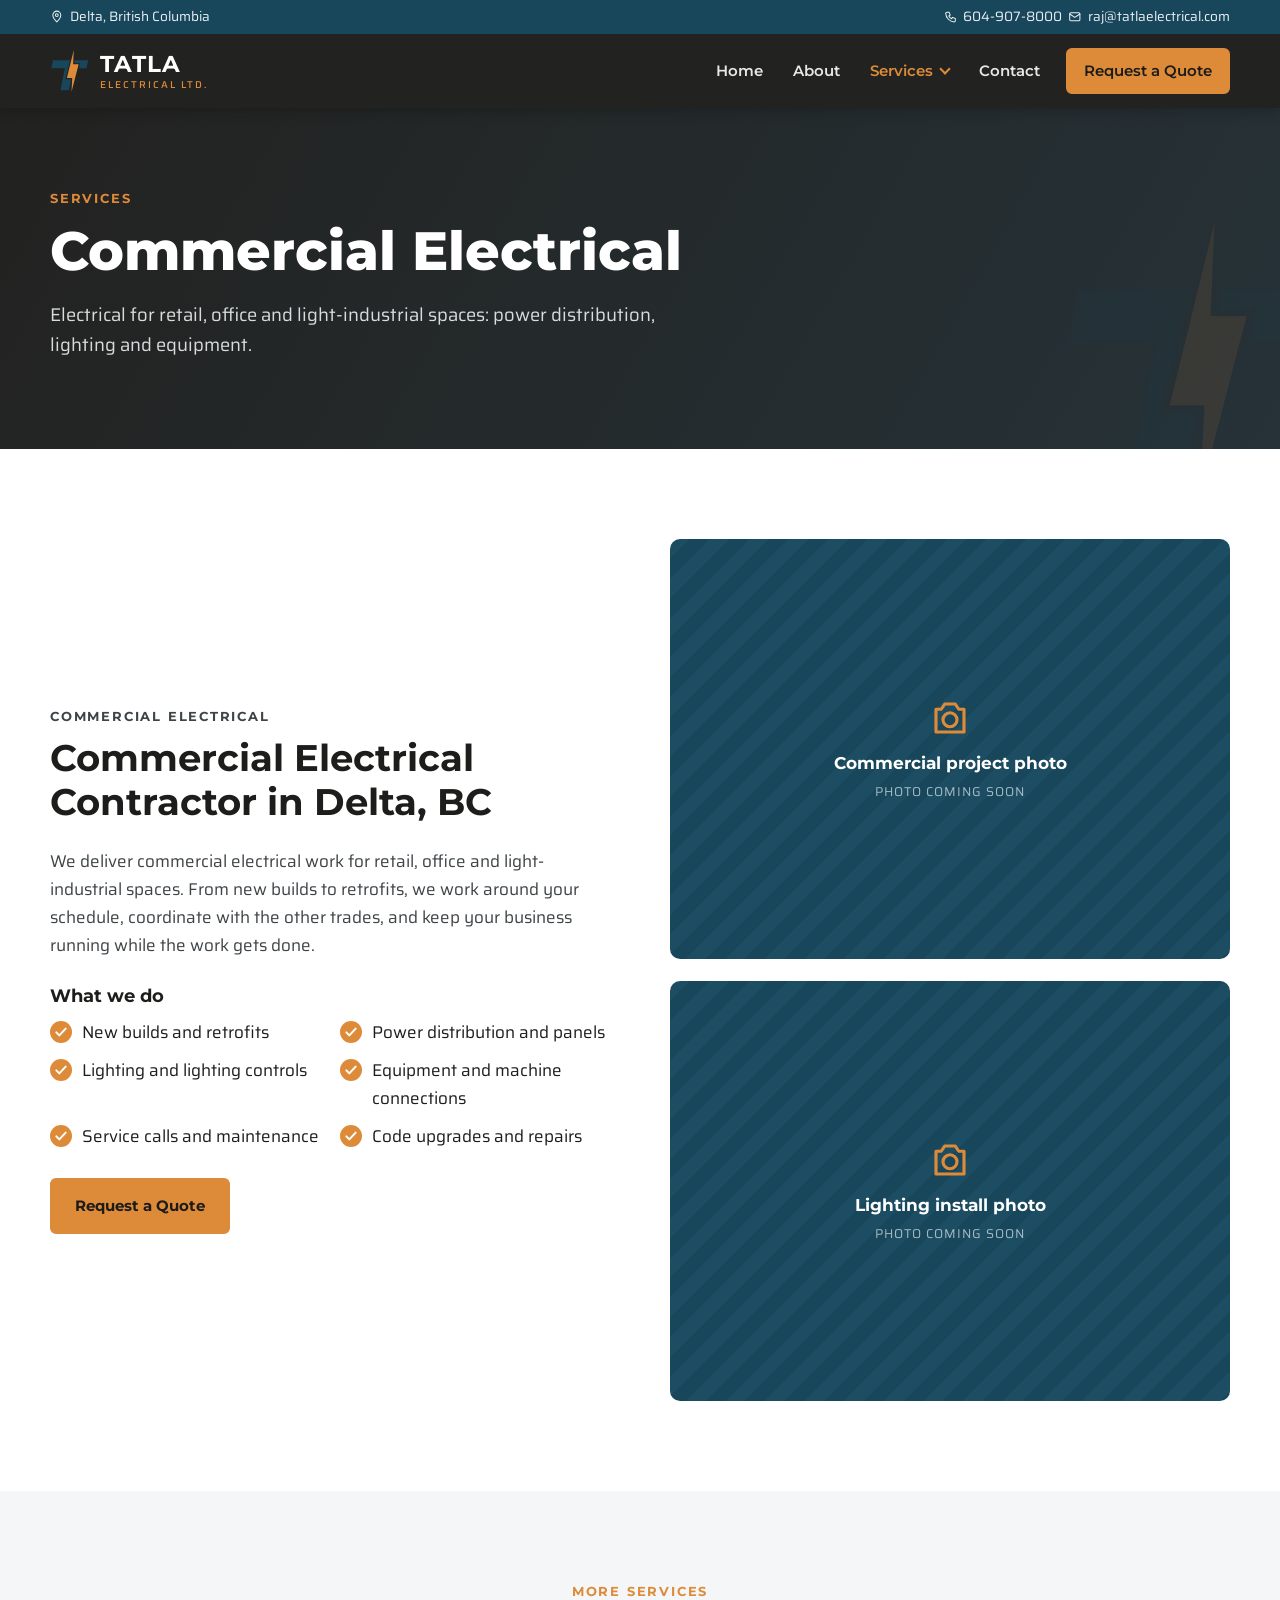
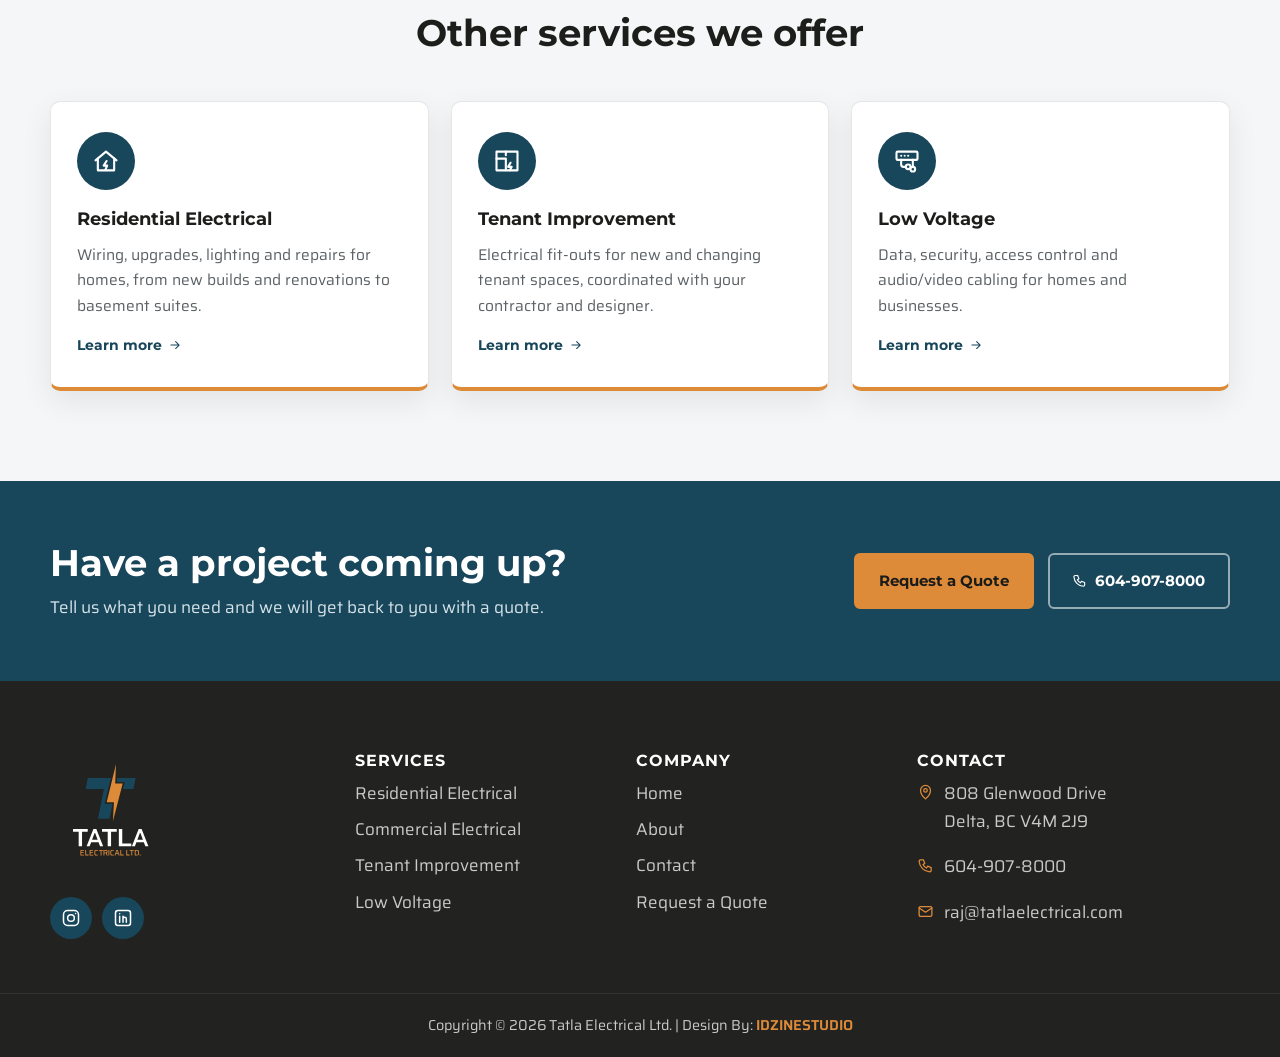
<file: commercial.html>
<!doctype html>
<html lang="en">
  <head>
    <meta charset="utf-8" />
    <meta name="robots" content="noindex,nofollow" />
    <meta name="viewport" content="width=device-width, initial-scale=1" />
    <title>Commercial Electrical | Tatla Electrical Ltd., Delta BC</title>
    <meta
      name="description"
      content="Commercial electrical by Tatla Electrical Ltd.: power distribution, lighting and controls, equipment connections, new builds, retrofits and maintenance in Delta and the Lower Mainland."
    />
    <link rel="canonical" href="https://tatlaelectrical.com/commercial.html" />
    <meta property="og:type" content="website" />
    <meta property="og:site_name" content="Tatla Electrical Ltd." />
    <meta property="og:title" content="Commercial Electrical | Tatla Electrical Ltd., Delta BC" />
    <meta
      property="og:description"
      content="Commercial electrical by Tatla Electrical Ltd.: power distribution, lighting and controls, equipment connections, new builds, retrofits and maintenance in Delta and the Lower Mainland."
    />
    <meta property="og:url" content="https://tatlaelectrical.com/commercial.html" />
    <meta property="og:image" content="https://tatlaelectrical.com/assets/og-image.jpg" />
    <meta property="og:image:width" content="1200" />
    <meta property="og:image:height" content="630" />
    <meta property="og:image:type" content="image/jpeg" />
    <meta property="og:image:alt" content="Tatla Electrical Ltd. logo" />
    <meta name="twitter:card" content="summary_large_image" />
    <meta name="twitter:image" content="https://tatlaelectrical.com/assets/og-image.jpg" />
    <meta name="theme-color" content="#222220" />
    <link rel="icon" href="assets/favicon.svg" type="image/svg+xml" />
    <link rel="icon" href="assets/favicon-32.png" sizes="32x32" />
    <link rel="apple-touch-icon" href="assets/apple-touch-icon.png" />
    <link rel="preconnect" href="https://fonts.googleapis.com" />
    <link rel="preconnect" href="https://fonts.gstatic.com" crossorigin />
    <link
      href="https://fonts.googleapis.com/css2?family=Montserrat:wght@600;700;800&family=Saira:wght@400;500;600&display=swap"
      rel="stylesheet"
    />
    <link rel="stylesheet" href="assets/style.css" />
    <script type="application/ld+json">
      {
        "@context": "https://schema.org",
        "@type": "Service",
        "name": "Commercial Electrical",
        "serviceType": "Commercial Electrical",
        "provider": {
          "@type": "Electrician",
          "name": "Tatla Electrical Ltd.",
          "telephone": "+16049078000",
          "url": "https://tatlaelectrical.com/"
        },
        "areaServed": { "@type": "City", "name": "Delta, BC" },
        "url": "https://tatlaelectrical.com/commercial.html",
        "description": "Commercial electrical by Tatla Electrical Ltd.: power distribution, lighting and controls, equipment connections, new builds, retrofits and maintenance in Delta and the Lower Mainland."
      }
    </script>
  </head>
  <body data-page="commercial">
    <a class="skip" href="#main">Skip to content</a>
    <header class="site-header">
      <div class="topbar">
        <div class="wrap">
          <span
            ><svg viewBox="0 0 24 24" aria-hidden="true">
              <path d="M12 21s-7-6.2-7-12a7 7 0 0 1 14 0c0 5.8-7 12-7 12z" />
              <circle cx="12" cy="9" r="2.5" />
            </svg>
            Delta, British Columbia</span
          >
          <span class="tb-right"
            ><a href="tel:+16049078000"
              ><svg viewBox="0 0 24 24" aria-hidden="true">
                <path
                  d="M5 4h4l2 5-2.5 1.5a11 11 0 0 0 5 5L15 13l5 2v4a2 2 0 0 1-2 2A16 16 0 0 1 3 6a2 2 0 0 1 2-2"
                />
              </svg>
              604-907-8000</a
            ><a href="mailto:raj@tatlaelectrical.com"
              ><svg viewBox="0 0 24 24" aria-hidden="true">
                <rect x="3" y="5" width="18" height="14" rx="2" />
                <path d="m3 7 9 6 9-6" />
              </svg>
              raj@tatlaelectrical.com</a
            ></span
          >
        </div>
      </div>
      <div class="wrap nav-row">
        <a class="brand" href="index.html" aria-label="Tatla Electrical Ltd. home"
          ><img src="assets/mark.svg" alt="" width="40" height="44" /><span
            ><b>TATLA</b><small>ELECTRICAL LTD.</small></span
          ></a
        >
        <button class="burger" aria-label="Open menu" aria-expanded="false" aria-controls="nav">
          <span></span><span></span><span></span>
        </button>
        <nav id="nav" aria-label="Main">
          <ul>
            <li><a href="index.html">Home</a></li>
            <li><a href="about.html">About</a></li>
            <li class="has-dd">
              <a href="residential.html" class="active" aria-haspopup="true">Services</a>
              <ul class="dd">
                <li><a href="residential.html">Residential Electrical</a></li>
                <li><a href="commercial.html" aria-current="page">Commercial Electrical</a></li>
                <li><a href="tenant-improvement.html">Tenant Improvement</a></li>
                <li><a href="low-voltage.html">Low Voltage</a></li>
              </ul>
            </li>
            <li><a href="contact.html">Contact</a></li>
            <li><a class="btn btn-sm" href="contact.html#quote">Request a Quote</a></li>
          </ul>
        </nav>
      </div>
    </header>
    <main id="main">
      <section class="page-hero">
        <div class="wrap">
          <p class="kicker">Services</p>
          <h1>Commercial Electrical</h1>
          <p class="lead">
            Electrical for retail, office and light-industrial spaces: power distribution, lighting
            and equipment.
          </p>
        </div>
      </section>
      <section class="section">
        <div class="wrap split">
          <div>
            <p class="kicker">Commercial Electrical</p>
            <h2>Commercial Electrical Contractor in Delta, BC</h2>
            <p>
              We deliver commercial electrical work for retail, office and light-industrial spaces.
              From new builds to retrofits, we work around your schedule, coordinate with the other
              trades, and keep your business running while the work gets done.
            </p>
            <h3 class="h-list">What we do</h3>
            <ul class="checks">
              <li>
                <svg viewBox="0 0 24 24" aria-hidden="true"><path d="m5 12.5 4.5 4.5L19 7" /></svg
                ><span>New builds and retrofits</span>
              </li>
              <li>
                <svg viewBox="0 0 24 24" aria-hidden="true"><path d="m5 12.5 4.5 4.5L19 7" /></svg
                ><span>Power distribution and panels</span>
              </li>
              <li>
                <svg viewBox="0 0 24 24" aria-hidden="true"><path d="m5 12.5 4.5 4.5L19 7" /></svg
                ><span>Lighting and lighting controls</span>
              </li>
              <li>
                <svg viewBox="0 0 24 24" aria-hidden="true"><path d="m5 12.5 4.5 4.5L19 7" /></svg
                ><span>Equipment and machine connections</span>
              </li>
              <li>
                <svg viewBox="0 0 24 24" aria-hidden="true"><path d="m5 12.5 4.5 4.5L19 7" /></svg
                ><span>Service calls and maintenance</span>
              </li>
              <li>
                <svg viewBox="0 0 24 24" aria-hidden="true"><path d="m5 12.5 4.5 4.5L19 7" /></svg
                ><span>Code upgrades and repairs</span>
              </li>
            </ul>
            <a class="btn" href="contact.html#quote">Request a Quote</a>
          </div>
          <div class="ph-stack">
            <div class="ph" role="img" aria-label="Commercial project photo (placeholder)">
              <svg viewBox="0 0 24 24" aria-hidden="true">
                <path d="M4 7h3l2-3h6l2 3h3v13H4z" />
                <circle cx="12" cy="13" r="4" /></svg
              ><span>Commercial project photo</span><small>Photo coming soon</small>
            </div>
            <div class="ph" role="img" aria-label="Lighting install photo (placeholder)">
              <svg viewBox="0 0 24 24" aria-hidden="true">
                <path d="M4 7h3l2-3h6l2 3h3v13H4z" />
                <circle cx="12" cy="13" r="4" /></svg
              ><span>Lighting install photo</span><small>Photo coming soon</small>
            </div>
          </div>
        </div>
      </section>
      <section class="section alt">
        <div class="wrap">
          <div class="sec-head">
            <p class="kicker">More services</p>
            <h2>Other services we offer</h2>
          </div>
          <div class="grid3">
            <a class="card svc" href="residential.html"
              ><span class="ico"
                ><svg viewBox="0 0 24 24" aria-hidden="true">
                  <path d="M3 11.5 12 4l9 7.5" />
                  <path d="M5 10v10h14V10" />
                  <path d="M12.5 12 10 16h3l-1.5 3.5" /></svg
              ></span>
              <h3>Residential Electrical</h3>
              <p>
                Wiring, upgrades, lighting and repairs for homes, from new builds and renovations to
                basement suites.
              </p>
              <span class="more"
                >Learn more
                <svg viewBox="0 0 24 24" aria-hidden="true">
                  <path d="M5 12h14M13 6l6 6-6 6" /></svg></span></a
            ><a class="card svc" href="tenant-improvement.html"
              ><span class="ico"
                ><svg viewBox="0 0 24 24" aria-hidden="true">
                  <path d="M3 4h18v16H3z" />
                  <path d="M3 10h8v10" />
                  <path d="M11 4v3" />
                  <path d="M15 13.5 13 17h3l-1.5 3" /></svg
              ></span>
              <h3>Tenant Improvement</h3>
              <p>
                Electrical fit-outs for new and changing tenant spaces, coordinated with your
                contractor and designer.
              </p>
              <span class="more"
                >Learn more
                <svg viewBox="0 0 24 24" aria-hidden="true">
                  <path d="M5 12h14M13 6l6 6-6 6" /></svg></span></a
            ><a class="card svc" href="low-voltage.html"
              ><span class="ico"
                ><svg viewBox="0 0 24 24" aria-hidden="true">
                  <rect x="3" y="4" width="18" height="7" rx="1" />
                  <path d="M7 7.5h.01M10 7.5h.01M13 7.5h.01" />
                  <path d="M7 11v4a2 2 0 0 0 2 2h2" />
                  <path d="M17 11v6" />
                  <circle cx="17" cy="19" r="2" />
                  <circle cx="13" cy="17" r="2" /></svg
              ></span>
              <h3>Low Voltage</h3>
              <p>
                Data, security, access control and audio/video cabling for homes and businesses.
              </p>
              <span class="more"
                >Learn more
                <svg viewBox="0 0 24 24" aria-hidden="true">
                  <path d="M5 12h14M13 6l6 6-6 6" /></svg></span
            ></a>
          </div>
        </div>
      </section>
      <section class="cta-band">
        <div class="wrap">
          <div>
            <h2>Have a project coming up?</h2>
            <p>Tell us what you need and we will get back to you with a quote.</p>
          </div>
          <div class="cta-actions">
            <a class="btn" href="contact.html#quote">Request a Quote</a
            ><a class="btn btn-ghost" href="tel:+16049078000"
              ><svg viewBox="0 0 24 24" aria-hidden="true">
                <path
                  d="M5 4h4l2 5-2.5 1.5a11 11 0 0 0 5 5L15 13l5 2v4a2 2 0 0 1-2 2A16 16 0 0 1 3 6a2 2 0 0 1 2-2"
                />
              </svg>
              604-907-8000</a
            >
          </div>
        </div>
      </section>
    </main>
    <footer class="site-footer">
      <div class="wrap fgrid">
        <div class="fcol">
          <img
            class="flogo"
            src="assets/logo.svg"
            alt="Tatla Electrical Ltd."
            width="150"
            height="150"
          />
          <div class="social">
            <a
              href="https://www.instagram.com/tatla.electrical/"
              target="_blank"
              rel="noopener"
              aria-label="Instagram"
              ><svg viewBox="0 0 24 24" aria-hidden="true">
                <rect x="3" y="3" width="18" height="18" rx="5" />
                <circle cx="12" cy="12" r="4" />
                <path d="M17.5 6.5h.01" /></svg></a
            ><a
              href="https://www.linkedin.com/in/raj-tatla-79773b227/"
              target="_blank"
              rel="noopener"
              aria-label="LinkedIn"
              ><svg viewBox="0 0 24 24" aria-hidden="true">
                <rect x="3" y="3" width="18" height="18" rx="3" />
                <path d="M8 10v7M8 7h.01M12 17v-4a2 2 0 0 1 4 0v4M12 10v7" /></svg
            ></a>
          </div>
        </div>
        <div class="fcol">
          <h3>Services</h3>
          <ul>
            <li><a href="residential.html">Residential Electrical</a></li>
            <li><a href="commercial.html">Commercial Electrical</a></li>
            <li><a href="tenant-improvement.html">Tenant Improvement</a></li>
            <li><a href="low-voltage.html">Low Voltage</a></li>
          </ul>
        </div>
        <div class="fcol">
          <h3>Company</h3>
          <ul>
            <li><a href="index.html">Home</a></li>
            <li><a href="about.html">About</a></li>
            <li><a href="contact.html">Contact</a></li>
            <li><a href="contact.html#quote">Request a Quote</a></li>
          </ul>
        </div>
        <div class="fcol">
          <h3>Contact</h3>
          <p>
            <svg viewBox="0 0 24 24" aria-hidden="true">
              <path d="M12 21s-7-6.2-7-12a7 7 0 0 1 14 0c0 5.8-7 12-7 12z" />
              <circle cx="12" cy="9" r="2.5" />
            </svg>
            <a
              href="https://www.google.com/maps/search/?api=1&query=808+Glenwood+Drive,+Delta,+BC+V4M+2J9"
              target="_blank"
              rel="noopener"
              >808 Glenwood Drive<br />Delta, BC V4M 2J9</a
            >
          </p>
          <p>
            <svg viewBox="0 0 24 24" aria-hidden="true">
              <path
                d="M5 4h4l2 5-2.5 1.5a11 11 0 0 0 5 5L15 13l5 2v4a2 2 0 0 1-2 2A16 16 0 0 1 3 6a2 2 0 0 1 2-2"
              />
            </svg>
            <a href="tel:+16049078000">604-907-8000</a>
          </p>
          <p>
            <svg viewBox="0 0 24 24" aria-hidden="true">
              <rect x="3" y="5" width="18" height="14" rx="2" />
              <path d="m3 7 9 6 9-6" />
            </svg>
            <a href="mailto:raj@tatlaelectrical.com">raj@tatlaelectrical.com</a>
          </p>
        </div>
      </div>
      <div class="copy">
        <div class="wrap">
          Copyright &copy; 2026 Tatla Electrical Ltd. | Design By:
          <a href="https://idzinestudio.com" target="_blank" rel="noopener">IDZINESTUDIO</a>
        </div>
      </div>
    </footer>
    <script src="assets/site.js" defer></script>
  </body>
</html>
</file>
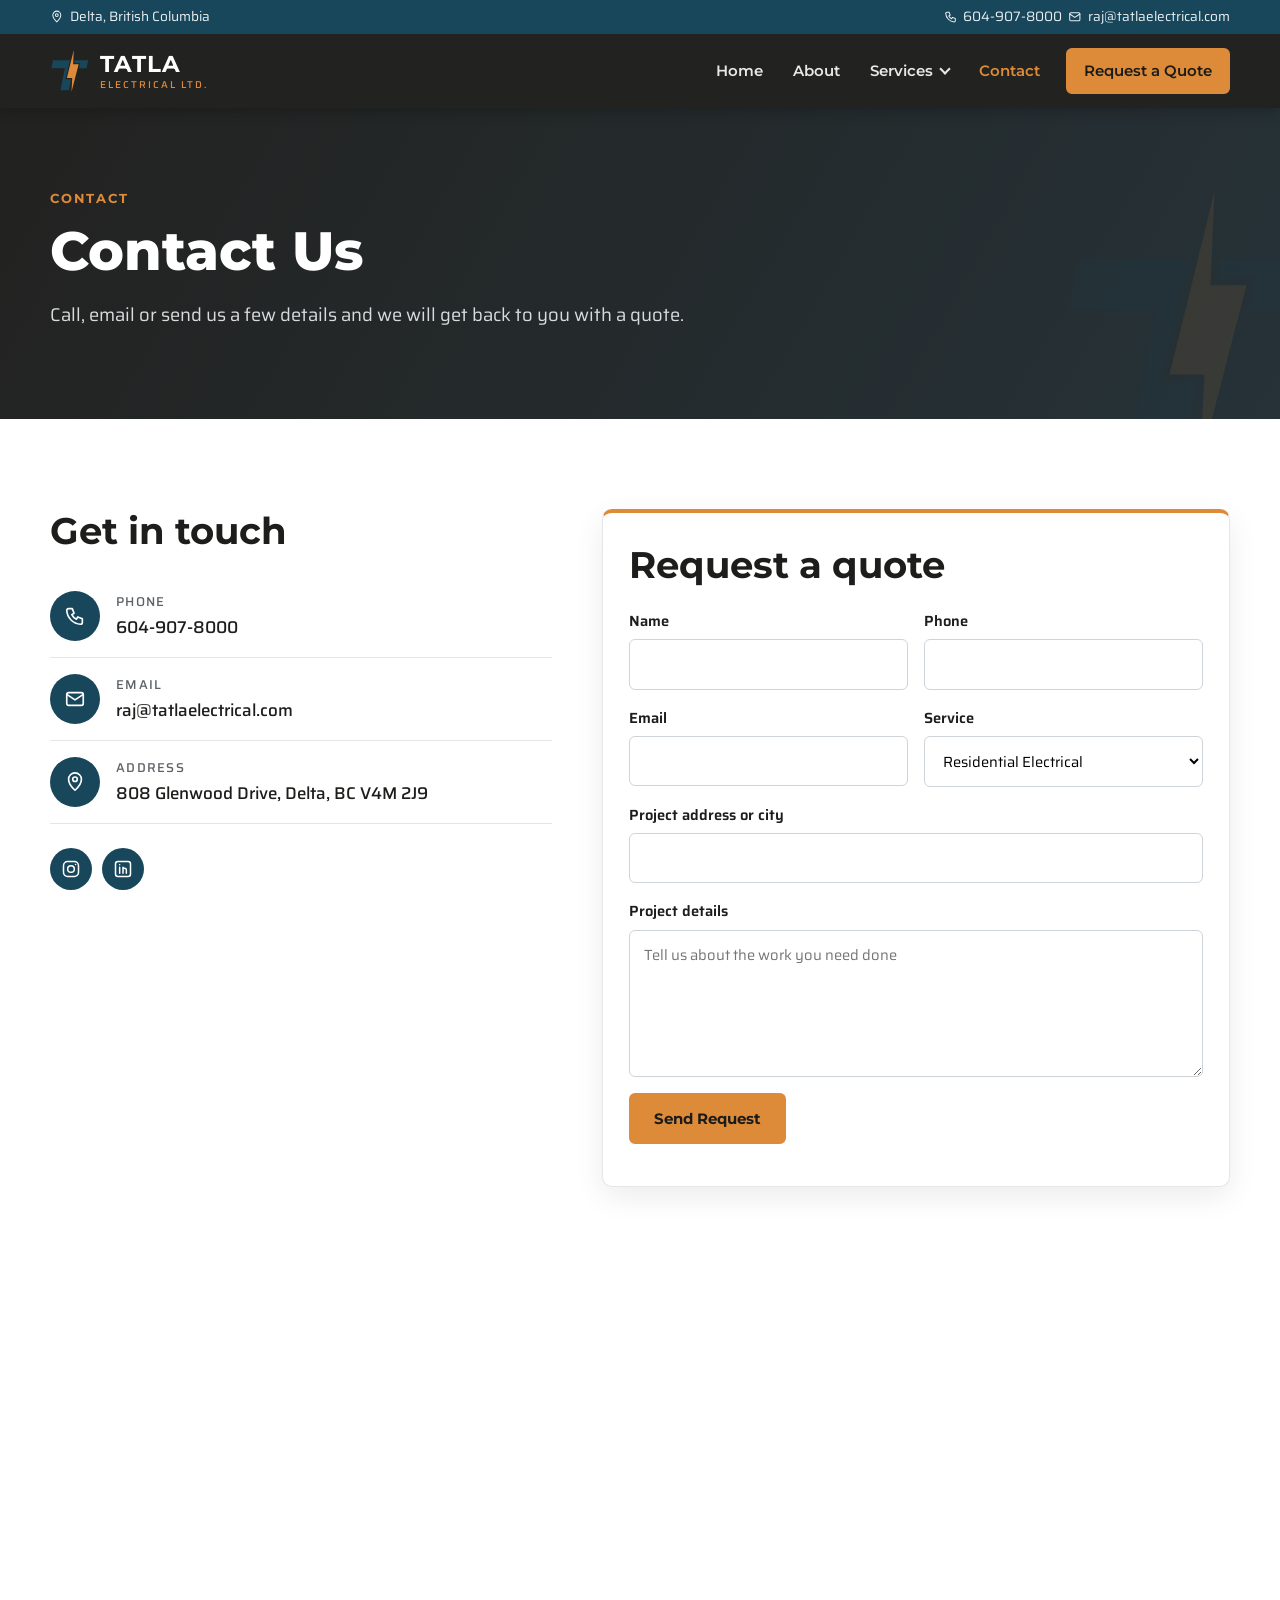
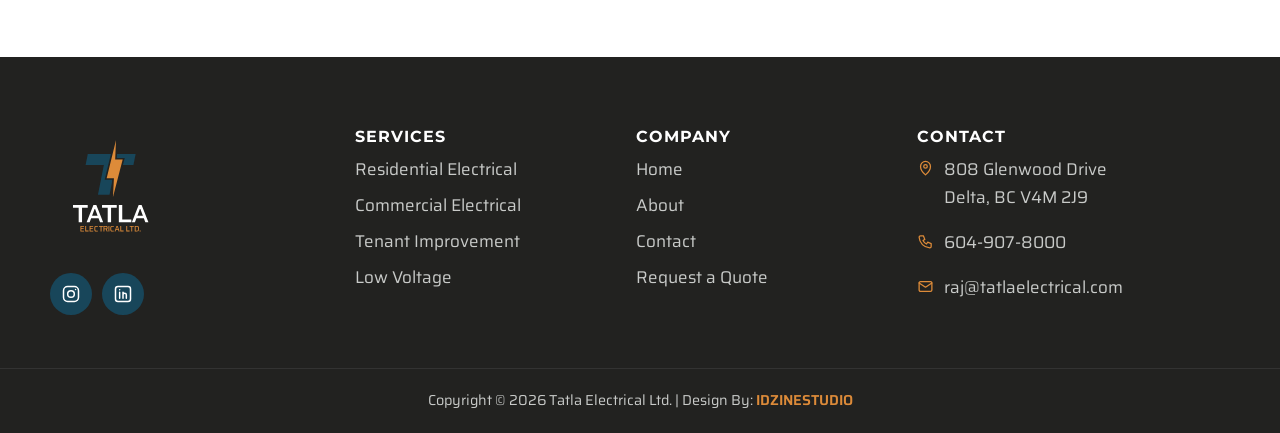
<file: contact.html>
<!doctype html>
<html lang="en">
  <head>
    <meta charset="utf-8" />
    <meta name="robots" content="noindex,nofollow" />
    <meta name="viewport" content="width=device-width, initial-scale=1" />
    <title>Contact Us | Tatla Electrical Ltd., Delta BC</title>
    <meta
      name="description"
      content="Contact Tatla Electrical Ltd. in Delta, BC. Call 604-907-8000 or email raj@tatlaelectrical.com to request a quote."
    />
    <link rel="canonical" href="https://tatlaelectrical.com/contact.html" />
    <meta property="og:type" content="website" />
    <meta property="og:site_name" content="Tatla Electrical Ltd." />
    <meta property="og:title" content="Contact Us | Tatla Electrical Ltd., Delta BC" />
    <meta
      property="og:description"
      content="Contact Tatla Electrical Ltd. in Delta, BC. Call 604-907-8000 or email raj@tatlaelectrical.com to request a quote."
    />
    <meta property="og:url" content="https://tatlaelectrical.com/contact.html" />
    <meta property="og:image" content="https://tatlaelectrical.com/assets/og-image.jpg" />
    <meta property="og:image:width" content="1200" />
    <meta property="og:image:height" content="630" />
    <meta property="og:image:type" content="image/jpeg" />
    <meta property="og:image:alt" content="Tatla Electrical Ltd. logo" />
    <meta name="twitter:card" content="summary_large_image" />
    <meta name="twitter:image" content="https://tatlaelectrical.com/assets/og-image.jpg" />
    <meta name="theme-color" content="#222220" />
    <link rel="icon" href="assets/favicon.svg" type="image/svg+xml" />
    <link rel="icon" href="assets/favicon-32.png" sizes="32x32" />
    <link rel="apple-touch-icon" href="assets/apple-touch-icon.png" />
    <link rel="preconnect" href="https://fonts.googleapis.com" />
    <link rel="preconnect" href="https://fonts.gstatic.com" crossorigin />
    <link
      href="https://fonts.googleapis.com/css2?family=Montserrat:wght@600;700;800&family=Saira:wght@400;500;600&display=swap"
      rel="stylesheet"
    />
    <link rel="stylesheet" href="assets/style.css" />
    <script type="application/ld+json">
      {
        "@context": "https://schema.org",
        "@type": "Electrician",
        "name": "Tatla Electrical Ltd.",
        "url": "https://tatlaelectrical.com/",
        "logo": "https://tatlaelectrical.com/assets/logo.svg",
        "image": "https://tatlaelectrical.com/assets/og-image.jpg",
        "telephone": "+16049078000",
        "email": "raj@tatlaelectrical.com",
        "address": {
          "@type": "PostalAddress",
          "streetAddress": "808 Glenwood Drive",
          "addressLocality": "Delta",
          "addressRegion": "BC",
          "postalCode": "V4M 2J9",
          "addressCountry": "CA"
        },
        "areaServed": { "@type": "City", "name": "Delta, BC" },
        "sameAs": [
          "https://www.instagram.com/tatla.electrical/",
          "https://www.linkedin.com/in/raj-tatla-79773b227/"
        ],
        "knowsAbout": [
          "Residential electrical",
          "Commercial electrical",
          "Tenant improvement electrical",
          "Low voltage"
        ]
      }
    </script>
  </head>
  <body data-page="contact">
    <a class="skip" href="#main">Skip to content</a>
    <header class="site-header">
      <div class="topbar">
        <div class="wrap">
          <span
            ><svg viewBox="0 0 24 24" aria-hidden="true">
              <path d="M12 21s-7-6.2-7-12a7 7 0 0 1 14 0c0 5.8-7 12-7 12z" />
              <circle cx="12" cy="9" r="2.5" />
            </svg>
            Delta, British Columbia</span
          >
          <span class="tb-right"
            ><a href="tel:+16049078000"
              ><svg viewBox="0 0 24 24" aria-hidden="true">
                <path
                  d="M5 4h4l2 5-2.5 1.5a11 11 0 0 0 5 5L15 13l5 2v4a2 2 0 0 1-2 2A16 16 0 0 1 3 6a2 2 0 0 1 2-2"
                />
              </svg>
              604-907-8000</a
            ><a href="mailto:raj@tatlaelectrical.com"
              ><svg viewBox="0 0 24 24" aria-hidden="true">
                <rect x="3" y="5" width="18" height="14" rx="2" />
                <path d="m3 7 9 6 9-6" />
              </svg>
              raj@tatlaelectrical.com</a
            ></span
          >
        </div>
      </div>
      <div class="wrap nav-row">
        <a class="brand" href="index.html" aria-label="Tatla Electrical Ltd. home"
          ><img src="assets/mark.svg" alt="" width="40" height="44" /><span
            ><b>TATLA</b><small>ELECTRICAL LTD.</small></span
          ></a
        >
        <button class="burger" aria-label="Open menu" aria-expanded="false" aria-controls="nav">
          <span></span><span></span><span></span>
        </button>
        <nav id="nav" aria-label="Main">
          <ul>
            <li><a href="index.html">Home</a></li>
            <li><a href="about.html">About</a></li>
            <li class="has-dd">
              <a href="residential.html" aria-haspopup="true">Services</a>
              <ul class="dd">
                <li><a href="residential.html">Residential Electrical</a></li>
                <li><a href="commercial.html">Commercial Electrical</a></li>
                <li><a href="tenant-improvement.html">Tenant Improvement</a></li>
                <li><a href="low-voltage.html">Low Voltage</a></li>
              </ul>
            </li>
            <li><a href="contact.html" aria-current="page">Contact</a></li>
            <li><a class="btn btn-sm" href="contact.html#quote">Request a Quote</a></li>
          </ul>
        </nav>
      </div>
    </header>
    <main id="main">
      <section class="page-hero">
        <div class="wrap">
          <p class="kicker">Contact</p>
          <h1>Contact Us</h1>
          <p class="lead">
            Call, email or send us a few details and we will get back to you with a quote.
          </p>
        </div>
      </section>
      <section class="section">
        <div class="wrap contact-grid">
          <div class="contact-info">
            <h2>Get in touch</h2>
            <a class="cinfo" href="tel:+16049078000"
              ><span class="ico"
                ><svg viewBox="0 0 24 24" aria-hidden="true">
                  <path
                    d="M5 4h4l2 5-2.5 1.5a11 11 0 0 0 5 5L15 13l5 2v4a2 2 0 0 1-2 2A16 16 0 0 1 3 6a2 2 0 0 1 2-2"
                  /></svg></span
              ><span><small>Phone</small>604-907-8000</span></a
            >
            <a class="cinfo" href="mailto:raj@tatlaelectrical.com"
              ><span class="ico"
                ><svg viewBox="0 0 24 24" aria-hidden="true">
                  <rect x="3" y="5" width="18" height="14" rx="2" />
                  <path d="m3 7 9 6 9-6" /></svg></span
              ><span><small>Email</small>raj@tatlaelectrical.com</span></a
            >
            <a
              class="cinfo"
              href="https://www.google.com/maps/search/?api=1&query=808+Glenwood+Drive,+Delta,+BC+V4M+2J9"
              target="_blank"
              rel="noopener"
              ><span class="ico"
                ><svg viewBox="0 0 24 24" aria-hidden="true">
                  <path d="M12 21s-7-6.2-7-12a7 7 0 0 1 14 0c0 5.8-7 12-7 12z" />
                  <circle cx="12" cy="9" r="2.5" /></svg></span
              ><span><small>Address</small>808 Glenwood Drive, Delta, BC V4M 2J9</span></a
            >
            <div class="social big">
              <a
                href="https://www.instagram.com/tatla.electrical/"
                target="_blank"
                rel="noopener"
                aria-label="Instagram"
                ><svg viewBox="0 0 24 24" aria-hidden="true">
                  <rect x="3" y="3" width="18" height="18" rx="5" />
                  <circle cx="12" cy="12" r="4" />
                  <path d="M17.5 6.5h.01" /></svg></a
              ><a
                href="https://www.linkedin.com/in/raj-tatla-79773b227/"
                target="_blank"
                rel="noopener"
                aria-label="LinkedIn"
                ><svg viewBox="0 0 24 24" aria-hidden="true">
                  <rect x="3" y="3" width="18" height="18" rx="3" />
                  <path d="M8 10v7M8 7h.01M12 17v-4a2 2 0 0 1 4 0v4M12 10v7" /></svg
              ></a>
            </div>
          </div>
          <form id="quote" class="card quote" novalidate>
            <h2>Request a quote</h2>
            <div class="row2">
              <label>Name<input name="name" autocomplete="name" required /></label
              ><label>Phone<input name="phone" type="tel" autocomplete="tel" required /></label>
            </div>
            <div class="row2">
              <label>Email<input name="email" type="email" autocomplete="email" /></label
              ><label
                >Service<select name="service">
                  <option>Residential Electrical</option>
                  <option>Commercial Electrical</option>
                  <option>Tenant Improvement</option>
                  <option>Low Voltage</option>
                  <option>Other</option>
                </select></label
              >
            </div>
            <label
              >Project address or city<input name="location" autocomplete="street-address"
            /></label>
            <label
              >Project details<textarea
                name="details"
                rows="5"
                required
                placeholder="Tell us about the work you need done"
              ></textarea>
            </label>
            <button class="btn" type="submit">Send Request</button>
            <p class="form-note" role="status"></p>
          </form>
        </div>
      </section>
      <section class="map">
        <iframe
          title="Map to Tatla Electrical Ltd."
          loading="lazy"
          referrerpolicy="no-referrer-when-downgrade"
          src="https://www.google.com/maps?q=808+Glenwood+Drive,+Delta,+BC+V4M+2J9&output=embed"
        ></iframe>
      </section>
    </main>
    <footer class="site-footer">
      <div class="wrap fgrid">
        <div class="fcol">
          <img
            class="flogo"
            src="assets/logo.svg"
            alt="Tatla Electrical Ltd."
            width="150"
            height="150"
          />
          <div class="social">
            <a
              href="https://www.instagram.com/tatla.electrical/"
              target="_blank"
              rel="noopener"
              aria-label="Instagram"
              ><svg viewBox="0 0 24 24" aria-hidden="true">
                <rect x="3" y="3" width="18" height="18" rx="5" />
                <circle cx="12" cy="12" r="4" />
                <path d="M17.5 6.5h.01" /></svg></a
            ><a
              href="https://www.linkedin.com/in/raj-tatla-79773b227/"
              target="_blank"
              rel="noopener"
              aria-label="LinkedIn"
              ><svg viewBox="0 0 24 24" aria-hidden="true">
                <rect x="3" y="3" width="18" height="18" rx="3" />
                <path d="M8 10v7M8 7h.01M12 17v-4a2 2 0 0 1 4 0v4M12 10v7" /></svg
            ></a>
          </div>
        </div>
        <div class="fcol">
          <h3>Services</h3>
          <ul>
            <li><a href="residential.html">Residential Electrical</a></li>
            <li><a href="commercial.html">Commercial Electrical</a></li>
            <li><a href="tenant-improvement.html">Tenant Improvement</a></li>
            <li><a href="low-voltage.html">Low Voltage</a></li>
          </ul>
        </div>
        <div class="fcol">
          <h3>Company</h3>
          <ul>
            <li><a href="index.html">Home</a></li>
            <li><a href="about.html">About</a></li>
            <li><a href="contact.html">Contact</a></li>
            <li><a href="contact.html#quote">Request a Quote</a></li>
          </ul>
        </div>
        <div class="fcol">
          <h3>Contact</h3>
          <p>
            <svg viewBox="0 0 24 24" aria-hidden="true">
              <path d="M12 21s-7-6.2-7-12a7 7 0 0 1 14 0c0 5.8-7 12-7 12z" />
              <circle cx="12" cy="9" r="2.5" />
            </svg>
            <a
              href="https://www.google.com/maps/search/?api=1&query=808+Glenwood+Drive,+Delta,+BC+V4M+2J9"
              target="_blank"
              rel="noopener"
              >808 Glenwood Drive<br />Delta, BC V4M 2J9</a
            >
          </p>
          <p>
            <svg viewBox="0 0 24 24" aria-hidden="true">
              <path
                d="M5 4h4l2 5-2.5 1.5a11 11 0 0 0 5 5L15 13l5 2v4a2 2 0 0 1-2 2A16 16 0 0 1 3 6a2 2 0 0 1 2-2"
              />
            </svg>
            <a href="tel:+16049078000">604-907-8000</a>
          </p>
          <p>
            <svg viewBox="0 0 24 24" aria-hidden="true">
              <rect x="3" y="5" width="18" height="14" rx="2" />
              <path d="m3 7 9 6 9-6" />
            </svg>
            <a href="mailto:raj@tatlaelectrical.com">raj@tatlaelectrical.com</a>
          </p>
        </div>
      </div>
      <div class="copy">
        <div class="wrap">
          Copyright &copy; 2026 Tatla Electrical Ltd. | Design By:
          <a href="https://idzinestudio.com" target="_blank" rel="noopener">IDZINESTUDIO</a>
        </div>
      </div>
    </footer>
    <script src="assets/site.js" defer></script>
  </body>
</html>
</file>
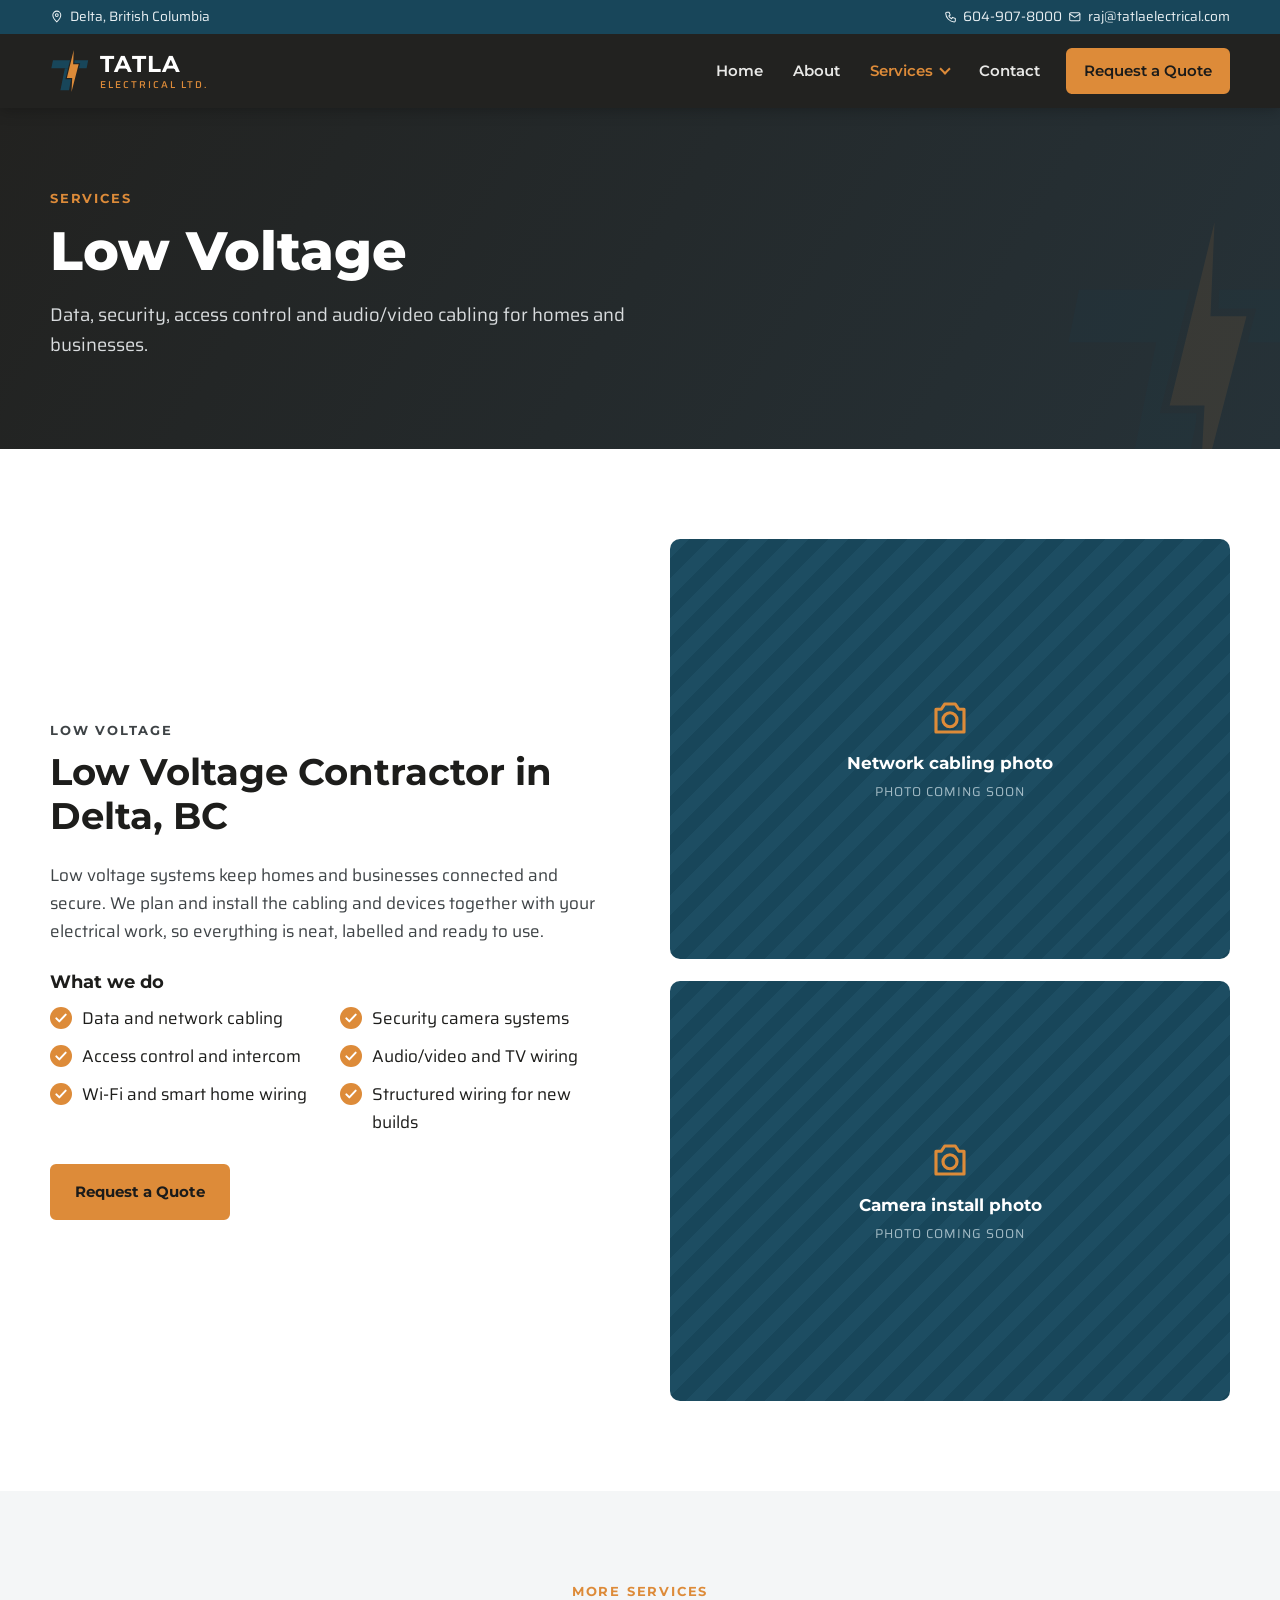
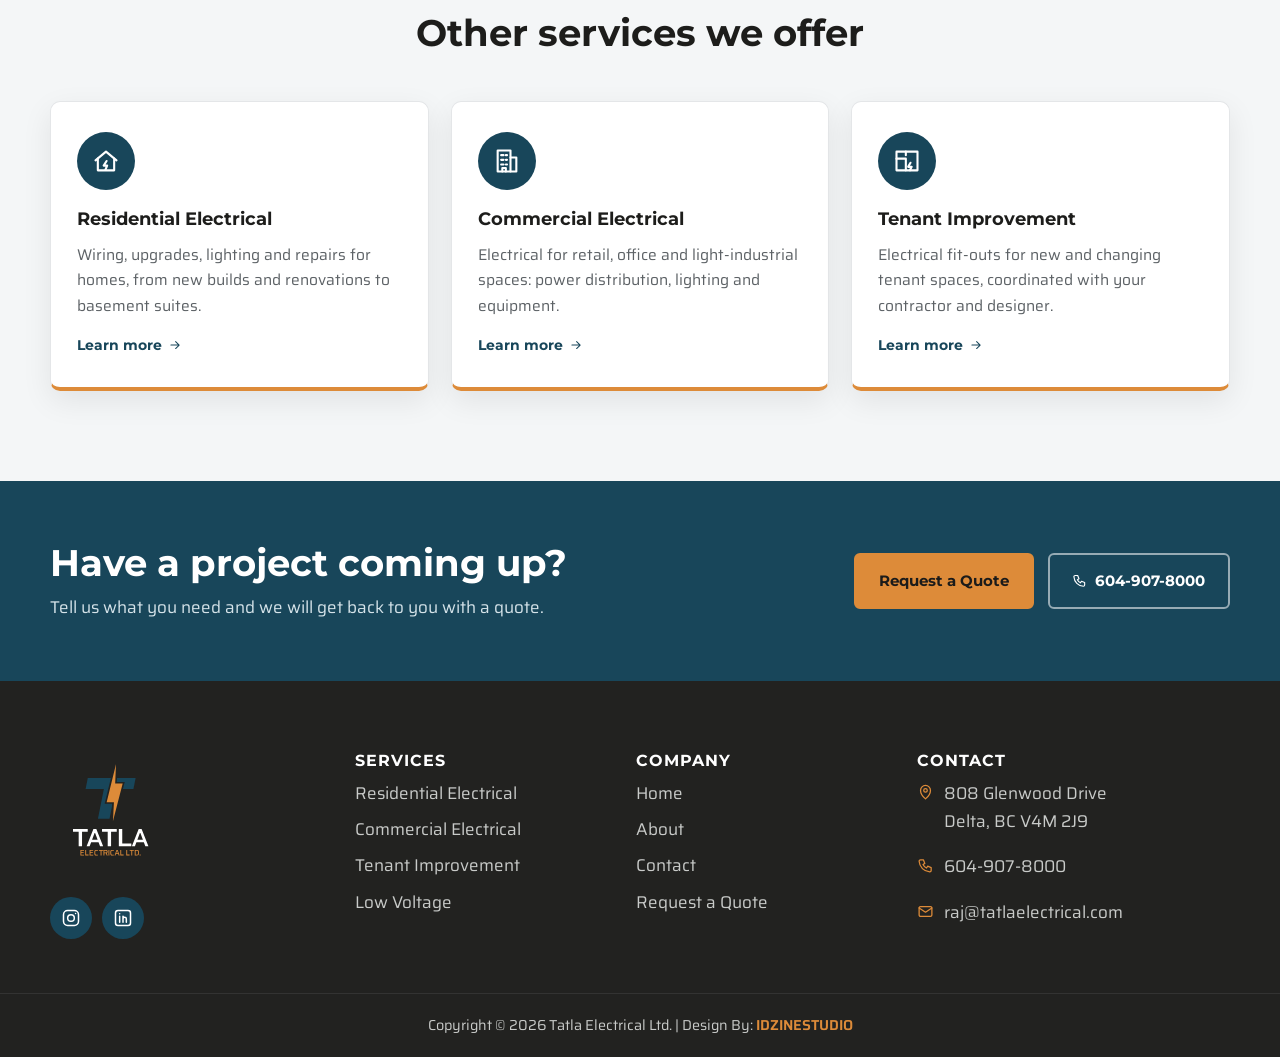
<file: low-voltage.html>
<!doctype html>
<html lang="en">
  <head>
    <meta charset="utf-8" />
    <meta name="robots" content="noindex,nofollow" />
    <meta name="viewport" content="width=device-width, initial-scale=1" />
    <title>Low Voltage | Tatla Electrical Ltd., Delta BC</title>
    <meta
      name="description"
      content="Low voltage services by Tatla Electrical Ltd.: data and network cabling, security cameras, access control and intercom, audio/video and smart home wiring in Delta, BC."
    />
    <link rel="canonical" href="https://tatlaelectrical.com/low-voltage.html" />
    <meta property="og:type" content="website" />
    <meta property="og:site_name" content="Tatla Electrical Ltd." />
    <meta property="og:title" content="Low Voltage | Tatla Electrical Ltd., Delta BC" />
    <meta
      property="og:description"
      content="Low voltage services by Tatla Electrical Ltd.: data and network cabling, security cameras, access control and intercom, audio/video and smart home wiring in Delta, BC."
    />
    <meta property="og:url" content="https://tatlaelectrical.com/low-voltage.html" />
    <meta property="og:image" content="https://tatlaelectrical.com/assets/og-image.jpg" />
    <meta property="og:image:width" content="1200" />
    <meta property="og:image:height" content="630" />
    <meta property="og:image:type" content="image/jpeg" />
    <meta property="og:image:alt" content="Tatla Electrical Ltd. logo" />
    <meta name="twitter:card" content="summary_large_image" />
    <meta name="twitter:image" content="https://tatlaelectrical.com/assets/og-image.jpg" />
    <meta name="theme-color" content="#222220" />
    <link rel="icon" href="assets/favicon.svg" type="image/svg+xml" />
    <link rel="icon" href="assets/favicon-32.png" sizes="32x32" />
    <link rel="apple-touch-icon" href="assets/apple-touch-icon.png" />
    <link rel="preconnect" href="https://fonts.googleapis.com" />
    <link rel="preconnect" href="https://fonts.gstatic.com" crossorigin />
    <link
      href="https://fonts.googleapis.com/css2?family=Montserrat:wght@600;700;800&family=Saira:wght@400;500;600&display=swap"
      rel="stylesheet"
    />
    <link rel="stylesheet" href="assets/style.css" />
    <script type="application/ld+json">
      {
        "@context": "https://schema.org",
        "@type": "Service",
        "name": "Low Voltage",
        "serviceType": "Low Voltage",
        "provider": {
          "@type": "Electrician",
          "name": "Tatla Electrical Ltd.",
          "telephone": "+16049078000",
          "url": "https://tatlaelectrical.com/"
        },
        "areaServed": { "@type": "City", "name": "Delta, BC" },
        "url": "https://tatlaelectrical.com/low-voltage.html",
        "description": "Low voltage services by Tatla Electrical Ltd.: data and network cabling, security cameras, access control and intercom, audio/video and smart home wiring in Delta, BC."
      }
    </script>
  </head>
  <body data-page="low-voltage">
    <a class="skip" href="#main">Skip to content</a>
    <header class="site-header">
      <div class="topbar">
        <div class="wrap">
          <span
            ><svg viewBox="0 0 24 24" aria-hidden="true">
              <path d="M12 21s-7-6.2-7-12a7 7 0 0 1 14 0c0 5.8-7 12-7 12z" />
              <circle cx="12" cy="9" r="2.5" />
            </svg>
            Delta, British Columbia</span
          >
          <span class="tb-right"
            ><a href="tel:+16049078000"
              ><svg viewBox="0 0 24 24" aria-hidden="true">
                <path
                  d="M5 4h4l2 5-2.5 1.5a11 11 0 0 0 5 5L15 13l5 2v4a2 2 0 0 1-2 2A16 16 0 0 1 3 6a2 2 0 0 1 2-2"
                />
              </svg>
              604-907-8000</a
            ><a href="mailto:raj@tatlaelectrical.com"
              ><svg viewBox="0 0 24 24" aria-hidden="true">
                <rect x="3" y="5" width="18" height="14" rx="2" />
                <path d="m3 7 9 6 9-6" />
              </svg>
              raj@tatlaelectrical.com</a
            ></span
          >
        </div>
      </div>
      <div class="wrap nav-row">
        <a class="brand" href="index.html" aria-label="Tatla Electrical Ltd. home"
          ><img src="assets/mark.svg" alt="" width="40" height="44" /><span
            ><b>TATLA</b><small>ELECTRICAL LTD.</small></span
          ></a
        >
        <button class="burger" aria-label="Open menu" aria-expanded="false" aria-controls="nav">
          <span></span><span></span><span></span>
        </button>
        <nav id="nav" aria-label="Main">
          <ul>
            <li><a href="index.html">Home</a></li>
            <li><a href="about.html">About</a></li>
            <li class="has-dd">
              <a href="residential.html" class="active" aria-haspopup="true">Services</a>
              <ul class="dd">
                <li><a href="residential.html">Residential Electrical</a></li>
                <li><a href="commercial.html">Commercial Electrical</a></li>
                <li><a href="tenant-improvement.html">Tenant Improvement</a></li>
                <li><a href="low-voltage.html" aria-current="page">Low Voltage</a></li>
              </ul>
            </li>
            <li><a href="contact.html">Contact</a></li>
            <li><a class="btn btn-sm" href="contact.html#quote">Request a Quote</a></li>
          </ul>
        </nav>
      </div>
    </header>
    <main id="main">
      <section class="page-hero">
        <div class="wrap">
          <p class="kicker">Services</p>
          <h1>Low Voltage</h1>
          <p class="lead">
            Data, security, access control and audio/video cabling for homes and businesses.
          </p>
        </div>
      </section>
      <section class="section">
        <div class="wrap split">
          <div>
            <p class="kicker">Low Voltage</p>
            <h2>Low Voltage Contractor in Delta, BC</h2>
            <p>
              Low voltage systems keep homes and businesses connected and secure. We plan and
              install the cabling and devices together with your electrical work, so everything is
              neat, labelled and ready to use.
            </p>
            <h3 class="h-list">What we do</h3>
            <ul class="checks">
              <li>
                <svg viewBox="0 0 24 24" aria-hidden="true"><path d="m5 12.5 4.5 4.5L19 7" /></svg
                ><span>Data and network cabling</span>
              </li>
              <li>
                <svg viewBox="0 0 24 24" aria-hidden="true"><path d="m5 12.5 4.5 4.5L19 7" /></svg
                ><span>Security camera systems</span>
              </li>
              <li>
                <svg viewBox="0 0 24 24" aria-hidden="true"><path d="m5 12.5 4.5 4.5L19 7" /></svg
                ><span>Access control and intercom</span>
              </li>
              <li>
                <svg viewBox="0 0 24 24" aria-hidden="true"><path d="m5 12.5 4.5 4.5L19 7" /></svg
                ><span>Audio/video and TV wiring</span>
              </li>
              <li>
                <svg viewBox="0 0 24 24" aria-hidden="true"><path d="m5 12.5 4.5 4.5L19 7" /></svg
                ><span>Wi-Fi and smart home wiring</span>
              </li>
              <li>
                <svg viewBox="0 0 24 24" aria-hidden="true"><path d="m5 12.5 4.5 4.5L19 7" /></svg
                ><span>Structured wiring for new builds</span>
              </li>
            </ul>
            <a class="btn" href="contact.html#quote">Request a Quote</a>
          </div>
          <div class="ph-stack">
            <div class="ph" role="img" aria-label="Network cabling photo (placeholder)">
              <svg viewBox="0 0 24 24" aria-hidden="true">
                <path d="M4 7h3l2-3h6l2 3h3v13H4z" />
                <circle cx="12" cy="13" r="4" /></svg
              ><span>Network cabling photo</span><small>Photo coming soon</small>
            </div>
            <div class="ph" role="img" aria-label="Camera install photo (placeholder)">
              <svg viewBox="0 0 24 24" aria-hidden="true">
                <path d="M4 7h3l2-3h6l2 3h3v13H4z" />
                <circle cx="12" cy="13" r="4" /></svg
              ><span>Camera install photo</span><small>Photo coming soon</small>
            </div>
          </div>
        </div>
      </section>
      <section class="section alt">
        <div class="wrap">
          <div class="sec-head">
            <p class="kicker">More services</p>
            <h2>Other services we offer</h2>
          </div>
          <div class="grid3">
            <a class="card svc" href="residential.html"
              ><span class="ico"
                ><svg viewBox="0 0 24 24" aria-hidden="true">
                  <path d="M3 11.5 12 4l9 7.5" />
                  <path d="M5 10v10h14V10" />
                  <path d="M12.5 12 10 16h3l-1.5 3.5" /></svg
              ></span>
              <h3>Residential Electrical</h3>
              <p>
                Wiring, upgrades, lighting and repairs for homes, from new builds and renovations to
                basement suites.
              </p>
              <span class="more"
                >Learn more
                <svg viewBox="0 0 24 24" aria-hidden="true">
                  <path d="M5 12h14M13 6l6 6-6 6" /></svg></span></a
            ><a class="card svc" href="commercial.html"
              ><span class="ico"
                ><svg viewBox="0 0 24 24" aria-hidden="true">
                  <rect x="4" y="3" width="11" height="18" />
                  <path d="M15 9h5v12h-5" />
                  <path d="M7 7h2M11 7h1M7 11h2M11 11h1M7 15h2M11 15h1" />
                  <path d="M8 21v-3h3v3" /></svg
              ></span>
              <h3>Commercial Electrical</h3>
              <p>
                Electrical for retail, office and light-industrial spaces: power distribution,
                lighting and equipment.
              </p>
              <span class="more"
                >Learn more
                <svg viewBox="0 0 24 24" aria-hidden="true">
                  <path d="M5 12h14M13 6l6 6-6 6" /></svg></span></a
            ><a class="card svc" href="tenant-improvement.html"
              ><span class="ico"
                ><svg viewBox="0 0 24 24" aria-hidden="true">
                  <path d="M3 4h18v16H3z" />
                  <path d="M3 10h8v10" />
                  <path d="M11 4v3" />
                  <path d="M15 13.5 13 17h3l-1.5 3" /></svg
              ></span>
              <h3>Tenant Improvement</h3>
              <p>
                Electrical fit-outs for new and changing tenant spaces, coordinated with your
                contractor and designer.
              </p>
              <span class="more"
                >Learn more
                <svg viewBox="0 0 24 24" aria-hidden="true">
                  <path d="M5 12h14M13 6l6 6-6 6" /></svg></span
            ></a>
          </div>
        </div>
      </section>
      <section class="cta-band">
        <div class="wrap">
          <div>
            <h2>Have a project coming up?</h2>
            <p>Tell us what you need and we will get back to you with a quote.</p>
          </div>
          <div class="cta-actions">
            <a class="btn" href="contact.html#quote">Request a Quote</a
            ><a class="btn btn-ghost" href="tel:+16049078000"
              ><svg viewBox="0 0 24 24" aria-hidden="true">
                <path
                  d="M5 4h4l2 5-2.5 1.5a11 11 0 0 0 5 5L15 13l5 2v4a2 2 0 0 1-2 2A16 16 0 0 1 3 6a2 2 0 0 1 2-2"
                />
              </svg>
              604-907-8000</a
            >
          </div>
        </div>
      </section>
    </main>
    <footer class="site-footer">
      <div class="wrap fgrid">
        <div class="fcol">
          <img
            class="flogo"
            src="assets/logo.svg"
            alt="Tatla Electrical Ltd."
            width="150"
            height="150"
          />
          <div class="social">
            <a
              href="https://www.instagram.com/tatla.electrical/"
              target="_blank"
              rel="noopener"
              aria-label="Instagram"
              ><svg viewBox="0 0 24 24" aria-hidden="true">
                <rect x="3" y="3" width="18" height="18" rx="5" />
                <circle cx="12" cy="12" r="4" />
                <path d="M17.5 6.5h.01" /></svg></a
            ><a
              href="https://www.linkedin.com/in/raj-tatla-79773b227/"
              target="_blank"
              rel="noopener"
              aria-label="LinkedIn"
              ><svg viewBox="0 0 24 24" aria-hidden="true">
                <rect x="3" y="3" width="18" height="18" rx="3" />
                <path d="M8 10v7M8 7h.01M12 17v-4a2 2 0 0 1 4 0v4M12 10v7" /></svg
            ></a>
          </div>
        </div>
        <div class="fcol">
          <h3>Services</h3>
          <ul>
            <li><a href="residential.html">Residential Electrical</a></li>
            <li><a href="commercial.html">Commercial Electrical</a></li>
            <li><a href="tenant-improvement.html">Tenant Improvement</a></li>
            <li><a href="low-voltage.html">Low Voltage</a></li>
          </ul>
        </div>
        <div class="fcol">
          <h3>Company</h3>
          <ul>
            <li><a href="index.html">Home</a></li>
            <li><a href="about.html">About</a></li>
            <li><a href="contact.html">Contact</a></li>
            <li><a href="contact.html#quote">Request a Quote</a></li>
          </ul>
        </div>
        <div class="fcol">
          <h3>Contact</h3>
          <p>
            <svg viewBox="0 0 24 24" aria-hidden="true">
              <path d="M12 21s-7-6.2-7-12a7 7 0 0 1 14 0c0 5.8-7 12-7 12z" />
              <circle cx="12" cy="9" r="2.5" />
            </svg>
            <a
              href="https://www.google.com/maps/search/?api=1&query=808+Glenwood+Drive,+Delta,+BC+V4M+2J9"
              target="_blank"
              rel="noopener"
              >808 Glenwood Drive<br />Delta, BC V4M 2J9</a
            >
          </p>
          <p>
            <svg viewBox="0 0 24 24" aria-hidden="true">
              <path
                d="M5 4h4l2 5-2.5 1.5a11 11 0 0 0 5 5L15 13l5 2v4a2 2 0 0 1-2 2A16 16 0 0 1 3 6a2 2 0 0 1 2-2"
              />
            </svg>
            <a href="tel:+16049078000">604-907-8000</a>
          </p>
          <p>
            <svg viewBox="0 0 24 24" aria-hidden="true">
              <rect x="3" y="5" width="18" height="14" rx="2" />
              <path d="m3 7 9 6 9-6" />
            </svg>
            <a href="mailto:raj@tatlaelectrical.com">raj@tatlaelectrical.com</a>
          </p>
        </div>
      </div>
      <div class="copy">
        <div class="wrap">
          Copyright &copy; 2026 Tatla Electrical Ltd. | Design By:
          <a href="https://idzinestudio.com" target="_blank" rel="noopener">IDZINESTUDIO</a>
        </div>
      </div>
    </footer>
    <script src="assets/site.js" defer></script>
  </body>
</html>
</file>
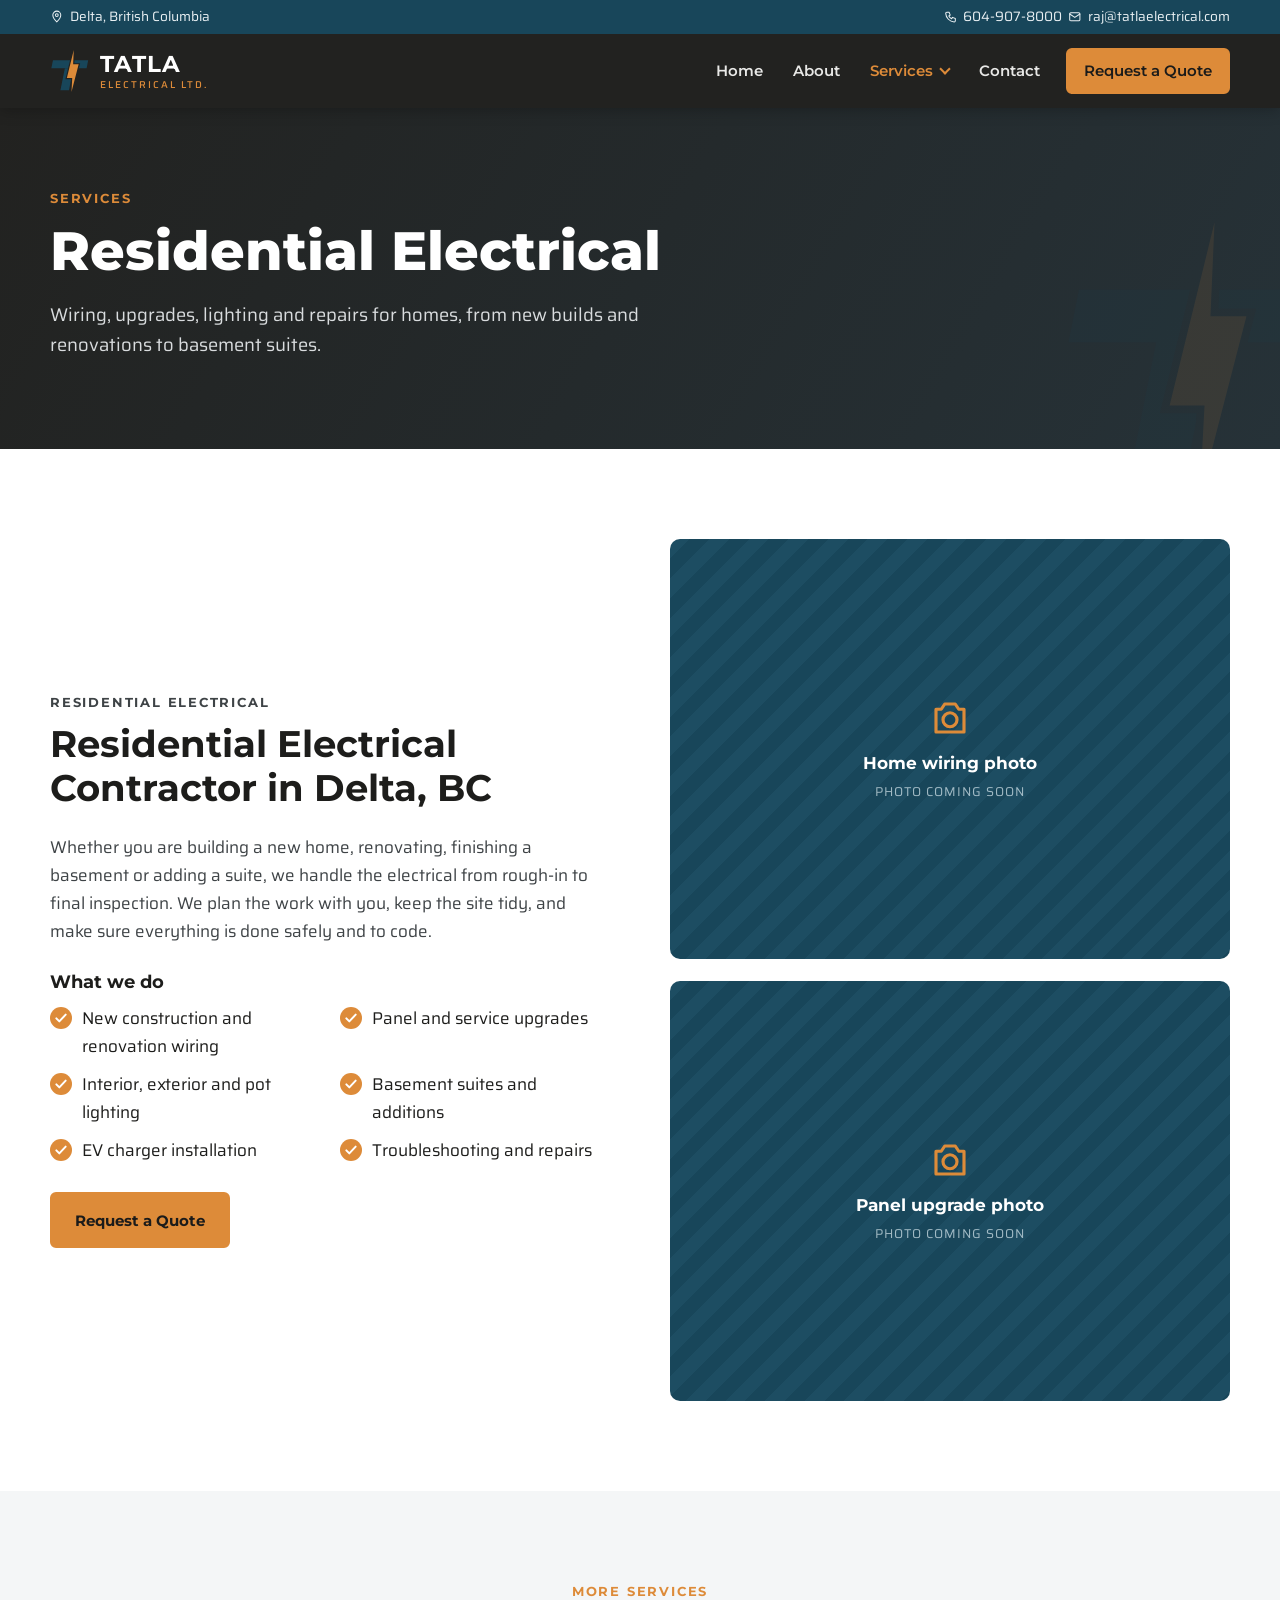
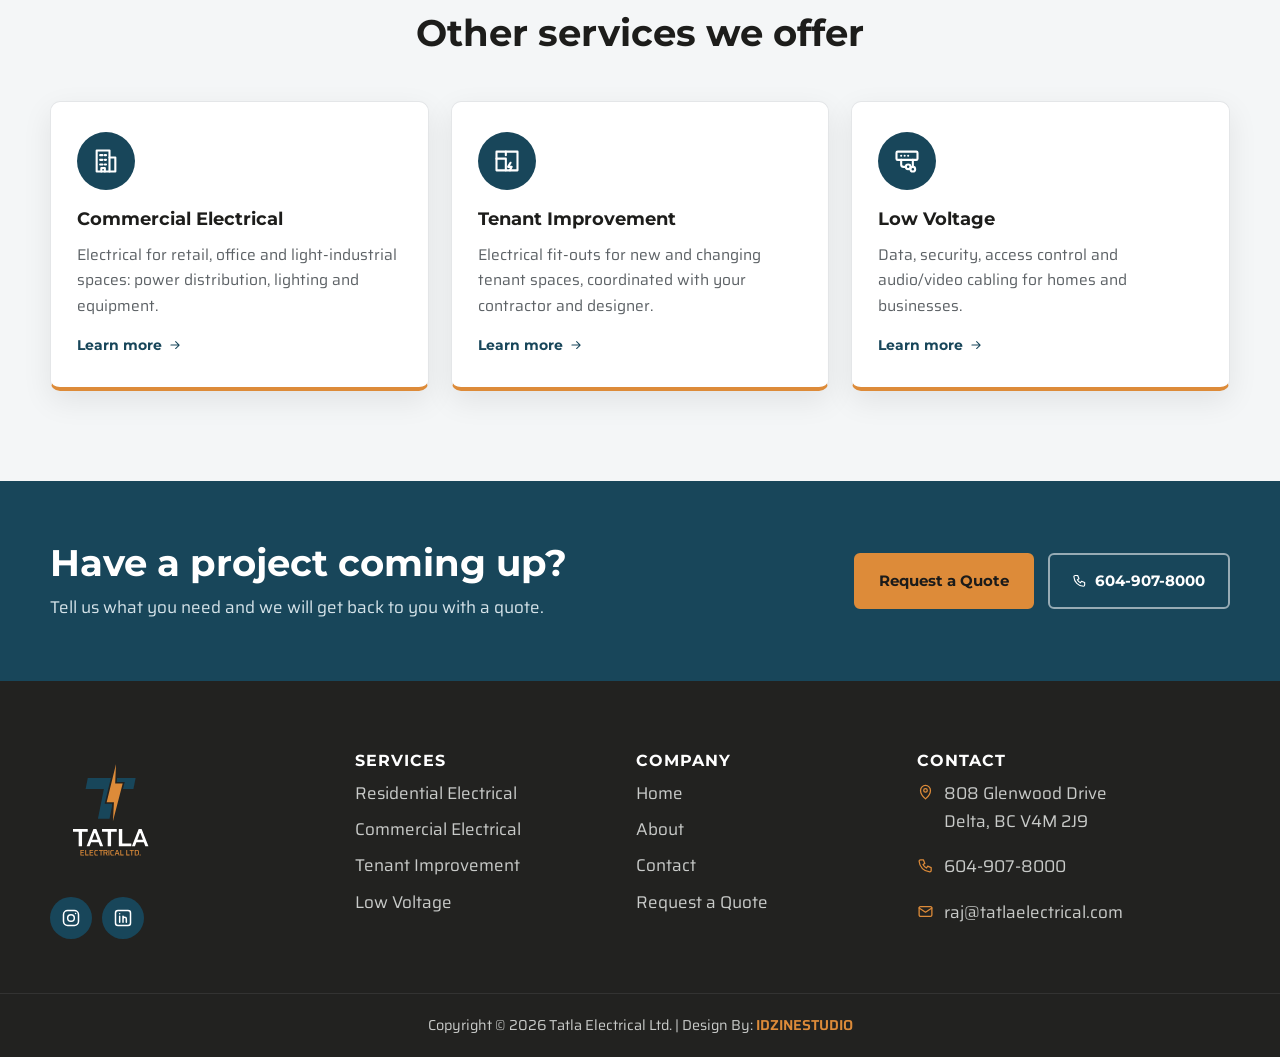
<file: residential.html>
<!doctype html>
<html lang="en">
  <head>
    <meta charset="utf-8" />
    <meta name="robots" content="noindex,nofollow" />
    <meta name="viewport" content="width=device-width, initial-scale=1" />
    <title>Residential Electrical | Tatla Electrical Ltd., Delta BC</title>
    <meta
      name="description"
      content="Residential electrical by Tatla Electrical Ltd. in Delta, BC: new construction and renovation wiring, panel and service upgrades, lighting, EV chargers and repairs."
    />
    <link rel="canonical" href="https://tatlaelectrical.com/residential.html" />
    <meta property="og:type" content="website" />
    <meta property="og:site_name" content="Tatla Electrical Ltd." />
    <meta property="og:title" content="Residential Electrical | Tatla Electrical Ltd., Delta BC" />
    <meta
      property="og:description"
      content="Residential electrical by Tatla Electrical Ltd. in Delta, BC: new construction and renovation wiring, panel and service upgrades, lighting, EV chargers and repairs."
    />
    <meta property="og:url" content="https://tatlaelectrical.com/residential.html" />
    <meta property="og:image" content="https://tatlaelectrical.com/assets/og-image.jpg" />
    <meta property="og:image:width" content="1200" />
    <meta property="og:image:height" content="630" />
    <meta property="og:image:type" content="image/jpeg" />
    <meta property="og:image:alt" content="Tatla Electrical Ltd. logo" />
    <meta name="twitter:card" content="summary_large_image" />
    <meta name="twitter:image" content="https://tatlaelectrical.com/assets/og-image.jpg" />
    <meta name="theme-color" content="#222220" />
    <link rel="icon" href="assets/favicon.svg" type="image/svg+xml" />
    <link rel="icon" href="assets/favicon-32.png" sizes="32x32" />
    <link rel="apple-touch-icon" href="assets/apple-touch-icon.png" />
    <link rel="preconnect" href="https://fonts.googleapis.com" />
    <link rel="preconnect" href="https://fonts.gstatic.com" crossorigin />
    <link
      href="https://fonts.googleapis.com/css2?family=Montserrat:wght@600;700;800&family=Saira:wght@400;500;600&display=swap"
      rel="stylesheet"
    />
    <link rel="stylesheet" href="assets/style.css" />
    <script type="application/ld+json">
      {
        "@context": "https://schema.org",
        "@type": "Service",
        "name": "Residential Electrical",
        "serviceType": "Residential Electrical",
        "provider": {
          "@type": "Electrician",
          "name": "Tatla Electrical Ltd.",
          "telephone": "+16049078000",
          "url": "https://tatlaelectrical.com/"
        },
        "areaServed": { "@type": "City", "name": "Delta, BC" },
        "url": "https://tatlaelectrical.com/residential.html",
        "description": "Residential electrical by Tatla Electrical Ltd. in Delta, BC: new construction and renovation wiring, panel and service upgrades, lighting, EV chargers and repairs."
      }
    </script>
  </head>
  <body data-page="residential">
    <a class="skip" href="#main">Skip to content</a>
    <header class="site-header">
      <div class="topbar">
        <div class="wrap">
          <span
            ><svg viewBox="0 0 24 24" aria-hidden="true">
              <path d="M12 21s-7-6.2-7-12a7 7 0 0 1 14 0c0 5.8-7 12-7 12z" />
              <circle cx="12" cy="9" r="2.5" />
            </svg>
            Delta, British Columbia</span
          >
          <span class="tb-right"
            ><a href="tel:+16049078000"
              ><svg viewBox="0 0 24 24" aria-hidden="true">
                <path
                  d="M5 4h4l2 5-2.5 1.5a11 11 0 0 0 5 5L15 13l5 2v4a2 2 0 0 1-2 2A16 16 0 0 1 3 6a2 2 0 0 1 2-2"
                />
              </svg>
              604-907-8000</a
            ><a href="mailto:raj@tatlaelectrical.com"
              ><svg viewBox="0 0 24 24" aria-hidden="true">
                <rect x="3" y="5" width="18" height="14" rx="2" />
                <path d="m3 7 9 6 9-6" />
              </svg>
              raj@tatlaelectrical.com</a
            ></span
          >
        </div>
      </div>
      <div class="wrap nav-row">
        <a class="brand" href="index.html" aria-label="Tatla Electrical Ltd. home"
          ><img src="assets/mark.svg" alt="" width="40" height="44" /><span
            ><b>TATLA</b><small>ELECTRICAL LTD.</small></span
          ></a
        >
        <button class="burger" aria-label="Open menu" aria-expanded="false" aria-controls="nav">
          <span></span><span></span><span></span>
        </button>
        <nav id="nav" aria-label="Main">
          <ul>
            <li><a href="index.html">Home</a></li>
            <li><a href="about.html">About</a></li>
            <li class="has-dd">
              <a href="residential.html" class="active" aria-haspopup="true">Services</a>
              <ul class="dd">
                <li><a href="residential.html" aria-current="page">Residential Electrical</a></li>
                <li><a href="commercial.html">Commercial Electrical</a></li>
                <li><a href="tenant-improvement.html">Tenant Improvement</a></li>
                <li><a href="low-voltage.html">Low Voltage</a></li>
              </ul>
            </li>
            <li><a href="contact.html">Contact</a></li>
            <li><a class="btn btn-sm" href="contact.html#quote">Request a Quote</a></li>
          </ul>
        </nav>
      </div>
    </header>
    <main id="main">
      <section class="page-hero">
        <div class="wrap">
          <p class="kicker">Services</p>
          <h1>Residential Electrical</h1>
          <p class="lead">
            Wiring, upgrades, lighting and repairs for homes, from new builds and renovations to
            basement suites.
          </p>
        </div>
      </section>
      <section class="section">
        <div class="wrap split">
          <div>
            <p class="kicker">Residential Electrical</p>
            <h2>Residential Electrical Contractor in Delta, BC</h2>
            <p>
              Whether you are building a new home, renovating, finishing a basement or adding a
              suite, we handle the electrical from rough-in to final inspection. We plan the work
              with you, keep the site tidy, and make sure everything is done safely and to code.
            </p>
            <h3 class="h-list">What we do</h3>
            <ul class="checks">
              <li>
                <svg viewBox="0 0 24 24" aria-hidden="true"><path d="m5 12.5 4.5 4.5L19 7" /></svg
                ><span>New construction and renovation wiring</span>
              </li>
              <li>
                <svg viewBox="0 0 24 24" aria-hidden="true"><path d="m5 12.5 4.5 4.5L19 7" /></svg
                ><span>Panel and service upgrades</span>
              </li>
              <li>
                <svg viewBox="0 0 24 24" aria-hidden="true"><path d="m5 12.5 4.5 4.5L19 7" /></svg
                ><span>Interior, exterior and pot lighting</span>
              </li>
              <li>
                <svg viewBox="0 0 24 24" aria-hidden="true"><path d="m5 12.5 4.5 4.5L19 7" /></svg
                ><span>Basement suites and additions</span>
              </li>
              <li>
                <svg viewBox="0 0 24 24" aria-hidden="true"><path d="m5 12.5 4.5 4.5L19 7" /></svg
                ><span>EV charger installation</span>
              </li>
              <li>
                <svg viewBox="0 0 24 24" aria-hidden="true"><path d="m5 12.5 4.5 4.5L19 7" /></svg
                ><span>Troubleshooting and repairs</span>
              </li>
            </ul>
            <a class="btn" href="contact.html#quote">Request a Quote</a>
          </div>
          <div class="ph-stack">
            <div class="ph" role="img" aria-label="Home wiring photo (placeholder)">
              <svg viewBox="0 0 24 24" aria-hidden="true">
                <path d="M4 7h3l2-3h6l2 3h3v13H4z" />
                <circle cx="12" cy="13" r="4" /></svg
              ><span>Home wiring photo</span><small>Photo coming soon</small>
            </div>
            <div class="ph" role="img" aria-label="Panel upgrade photo (placeholder)">
              <svg viewBox="0 0 24 24" aria-hidden="true">
                <path d="M4 7h3l2-3h6l2 3h3v13H4z" />
                <circle cx="12" cy="13" r="4" /></svg
              ><span>Panel upgrade photo</span><small>Photo coming soon</small>
            </div>
          </div>
        </div>
      </section>
      <section class="section alt">
        <div class="wrap">
          <div class="sec-head">
            <p class="kicker">More services</p>
            <h2>Other services we offer</h2>
          </div>
          <div class="grid3">
            <a class="card svc" href="commercial.html"
              ><span class="ico"
                ><svg viewBox="0 0 24 24" aria-hidden="true">
                  <rect x="4" y="3" width="11" height="18" />
                  <path d="M15 9h5v12h-5" />
                  <path d="M7 7h2M11 7h1M7 11h2M11 11h1M7 15h2M11 15h1" />
                  <path d="M8 21v-3h3v3" /></svg
              ></span>
              <h3>Commercial Electrical</h3>
              <p>
                Electrical for retail, office and light-industrial spaces: power distribution,
                lighting and equipment.
              </p>
              <span class="more"
                >Learn more
                <svg viewBox="0 0 24 24" aria-hidden="true">
                  <path d="M5 12h14M13 6l6 6-6 6" /></svg></span></a
            ><a class="card svc" href="tenant-improvement.html"
              ><span class="ico"
                ><svg viewBox="0 0 24 24" aria-hidden="true">
                  <path d="M3 4h18v16H3z" />
                  <path d="M3 10h8v10" />
                  <path d="M11 4v3" />
                  <path d="M15 13.5 13 17h3l-1.5 3" /></svg
              ></span>
              <h3>Tenant Improvement</h3>
              <p>
                Electrical fit-outs for new and changing tenant spaces, coordinated with your
                contractor and designer.
              </p>
              <span class="more"
                >Learn more
                <svg viewBox="0 0 24 24" aria-hidden="true">
                  <path d="M5 12h14M13 6l6 6-6 6" /></svg></span></a
            ><a class="card svc" href="low-voltage.html"
              ><span class="ico"
                ><svg viewBox="0 0 24 24" aria-hidden="true">
                  <rect x="3" y="4" width="18" height="7" rx="1" />
                  <path d="M7 7.5h.01M10 7.5h.01M13 7.5h.01" />
                  <path d="M7 11v4a2 2 0 0 0 2 2h2" />
                  <path d="M17 11v6" />
                  <circle cx="17" cy="19" r="2" />
                  <circle cx="13" cy="17" r="2" /></svg
              ></span>
              <h3>Low Voltage</h3>
              <p>
                Data, security, access control and audio/video cabling for homes and businesses.
              </p>
              <span class="more"
                >Learn more
                <svg viewBox="0 0 24 24" aria-hidden="true">
                  <path d="M5 12h14M13 6l6 6-6 6" /></svg></span
            ></a>
          </div>
        </div>
      </section>
      <section class="cta-band">
        <div class="wrap">
          <div>
            <h2>Have a project coming up?</h2>
            <p>Tell us what you need and we will get back to you with a quote.</p>
          </div>
          <div class="cta-actions">
            <a class="btn" href="contact.html#quote">Request a Quote</a
            ><a class="btn btn-ghost" href="tel:+16049078000"
              ><svg viewBox="0 0 24 24" aria-hidden="true">
                <path
                  d="M5 4h4l2 5-2.5 1.5a11 11 0 0 0 5 5L15 13l5 2v4a2 2 0 0 1-2 2A16 16 0 0 1 3 6a2 2 0 0 1 2-2"
                />
              </svg>
              604-907-8000</a
            >
          </div>
        </div>
      </section>
    </main>
    <footer class="site-footer">
      <div class="wrap fgrid">
        <div class="fcol">
          <img
            class="flogo"
            src="assets/logo.svg"
            alt="Tatla Electrical Ltd."
            width="150"
            height="150"
          />
          <div class="social">
            <a
              href="https://www.instagram.com/tatla.electrical/"
              target="_blank"
              rel="noopener"
              aria-label="Instagram"
              ><svg viewBox="0 0 24 24" aria-hidden="true">
                <rect x="3" y="3" width="18" height="18" rx="5" />
                <circle cx="12" cy="12" r="4" />
                <path d="M17.5 6.5h.01" /></svg></a
            ><a
              href="https://www.linkedin.com/in/raj-tatla-79773b227/"
              target="_blank"
              rel="noopener"
              aria-label="LinkedIn"
              ><svg viewBox="0 0 24 24" aria-hidden="true">
                <rect x="3" y="3" width="18" height="18" rx="3" />
                <path d="M8 10v7M8 7h.01M12 17v-4a2 2 0 0 1 4 0v4M12 10v7" /></svg
            ></a>
          </div>
        </div>
        <div class="fcol">
          <h3>Services</h3>
          <ul>
            <li><a href="residential.html">Residential Electrical</a></li>
            <li><a href="commercial.html">Commercial Electrical</a></li>
            <li><a href="tenant-improvement.html">Tenant Improvement</a></li>
            <li><a href="low-voltage.html">Low Voltage</a></li>
          </ul>
        </div>
        <div class="fcol">
          <h3>Company</h3>
          <ul>
            <li><a href="index.html">Home</a></li>
            <li><a href="about.html">About</a></li>
            <li><a href="contact.html">Contact</a></li>
            <li><a href="contact.html#quote">Request a Quote</a></li>
          </ul>
        </div>
        <div class="fcol">
          <h3>Contact</h3>
          <p>
            <svg viewBox="0 0 24 24" aria-hidden="true">
              <path d="M12 21s-7-6.2-7-12a7 7 0 0 1 14 0c0 5.8-7 12-7 12z" />
              <circle cx="12" cy="9" r="2.5" />
            </svg>
            <a
              href="https://www.google.com/maps/search/?api=1&query=808+Glenwood+Drive,+Delta,+BC+V4M+2J9"
              target="_blank"
              rel="noopener"
              >808 Glenwood Drive<br />Delta, BC V4M 2J9</a
            >
          </p>
          <p>
            <svg viewBox="0 0 24 24" aria-hidden="true">
              <path
                d="M5 4h4l2 5-2.5 1.5a11 11 0 0 0 5 5L15 13l5 2v4a2 2 0 0 1-2 2A16 16 0 0 1 3 6a2 2 0 0 1 2-2"
              />
            </svg>
            <a href="tel:+16049078000">604-907-8000</a>
          </p>
          <p>
            <svg viewBox="0 0 24 24" aria-hidden="true">
              <rect x="3" y="5" width="18" height="14" rx="2" />
              <path d="m3 7 9 6 9-6" />
            </svg>
            <a href="mailto:raj@tatlaelectrical.com">raj@tatlaelectrical.com</a>
          </p>
        </div>
      </div>
      <div class="copy">
        <div class="wrap">
          Copyright &copy; 2026 Tatla Electrical Ltd. | Design By:
          <a href="https://idzinestudio.com" target="_blank" rel="noopener">IDZINESTUDIO</a>
        </div>
      </div>
    </footer>
    <script src="assets/site.js" defer></script>
  </body>
</html>
</file>
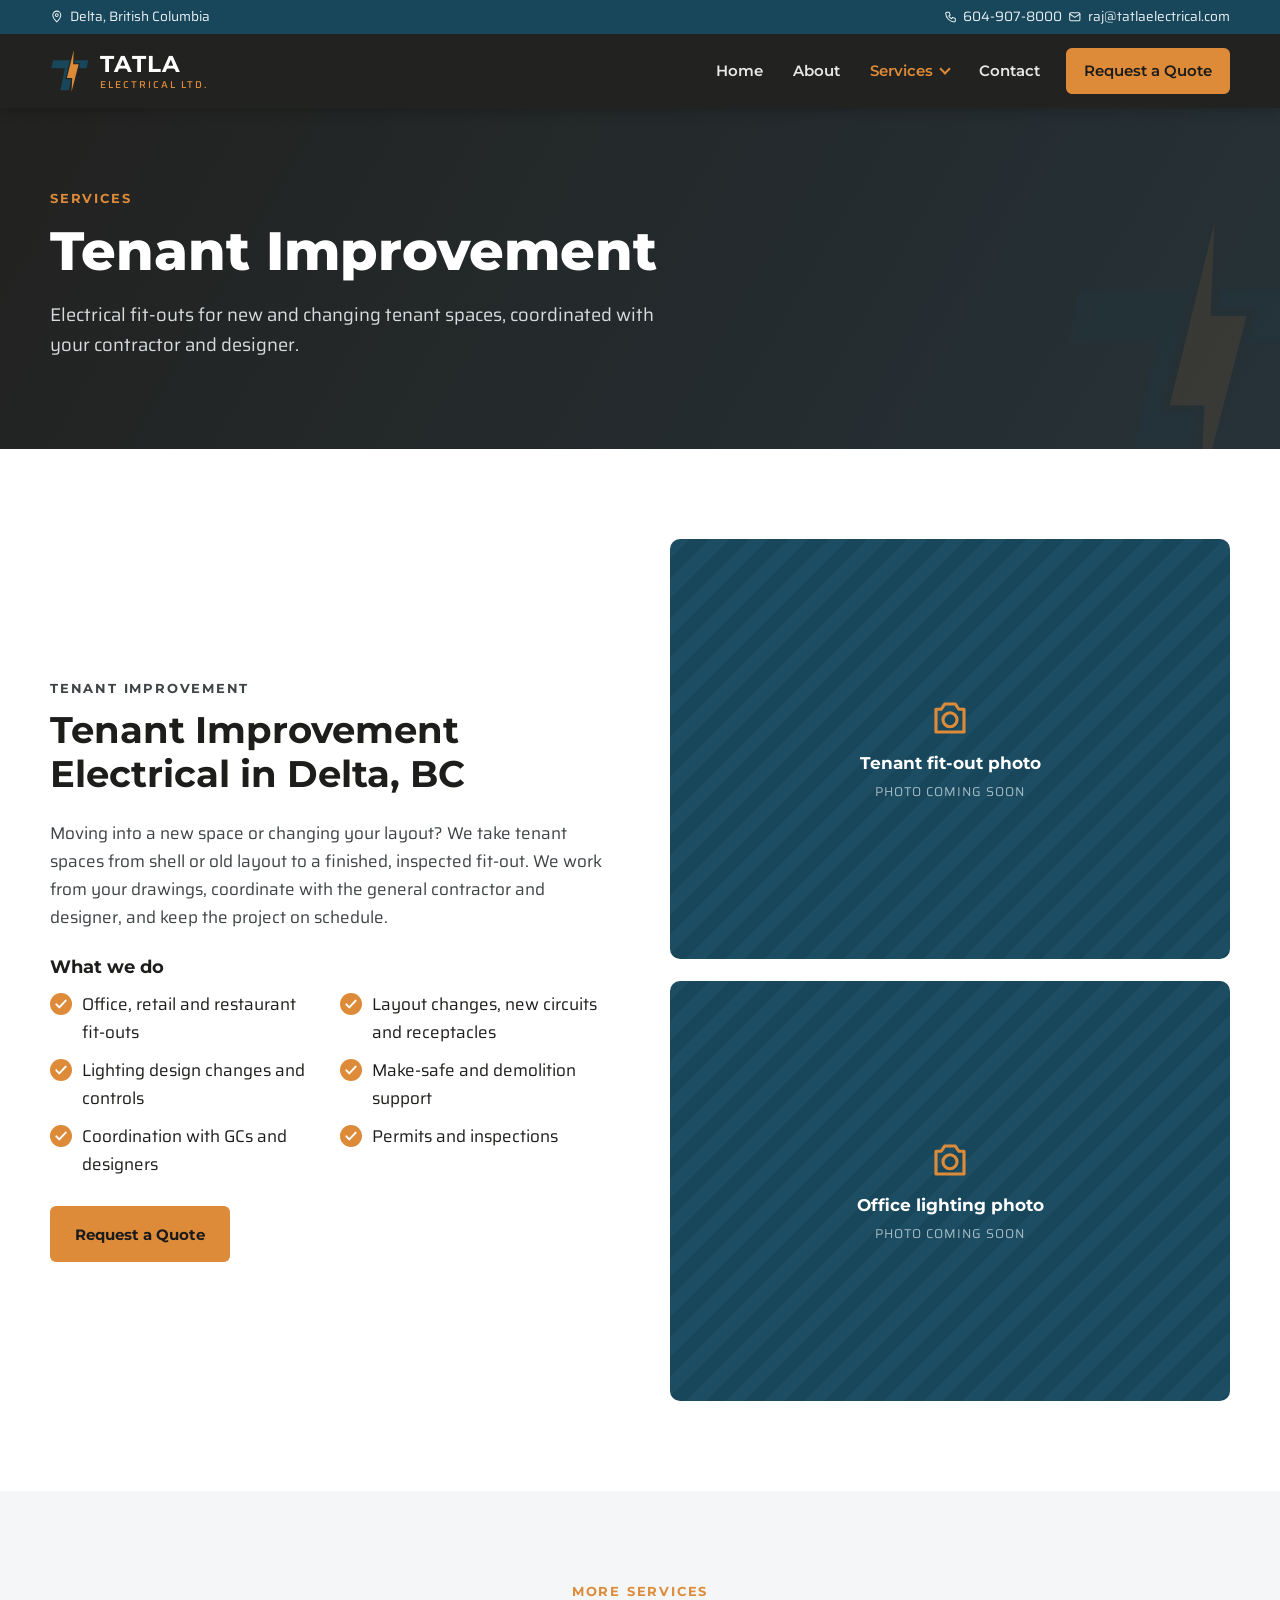
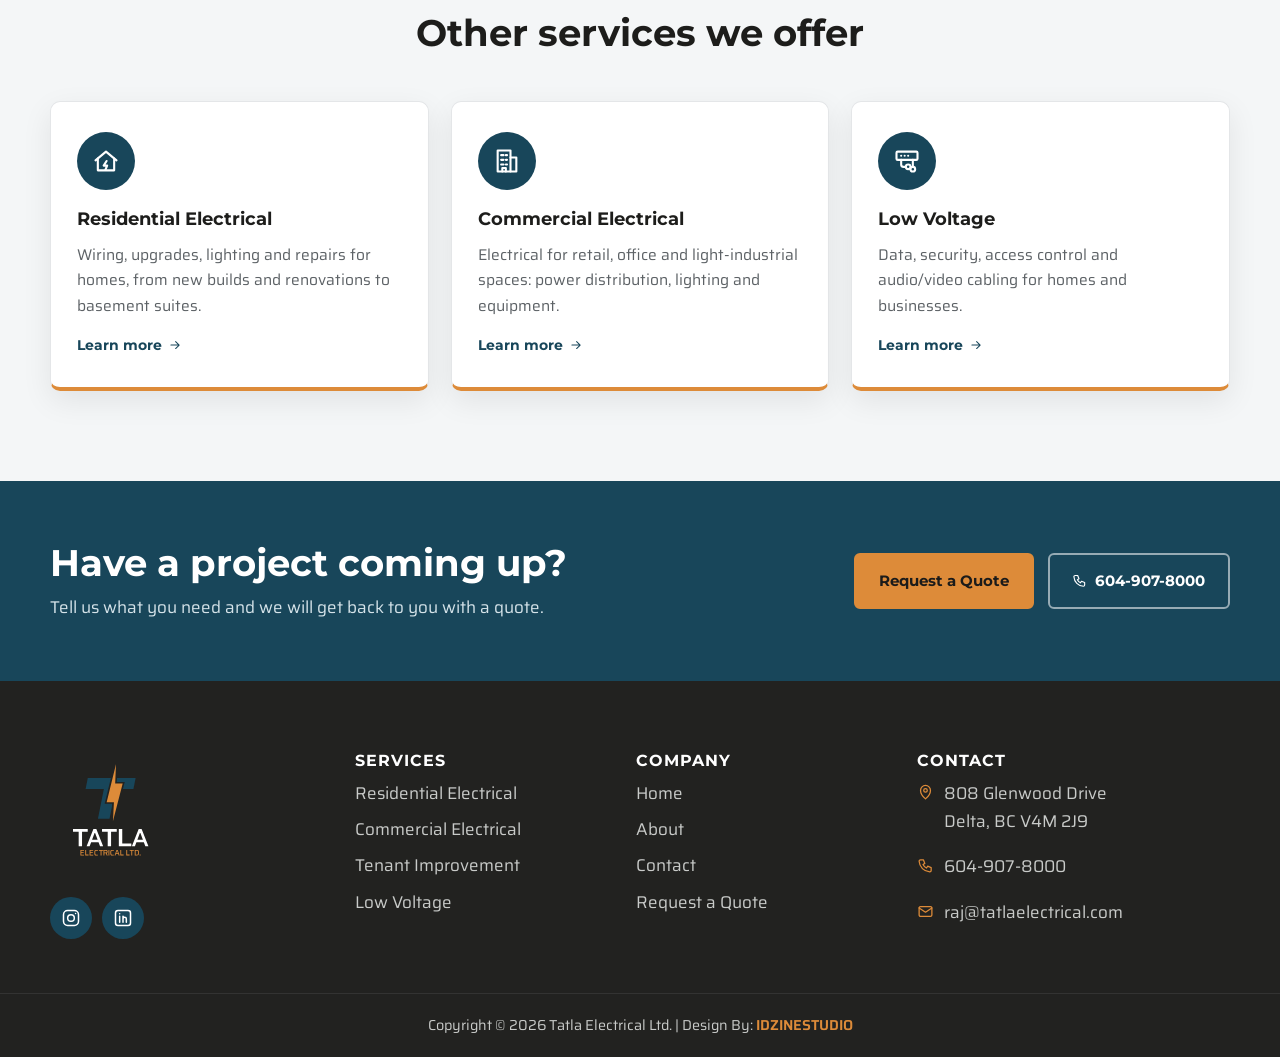
<file: tenant-improvement.html>
<!doctype html>
<html lang="en">
  <head>
    <meta charset="utf-8" />
    <meta name="robots" content="noindex,nofollow" />
    <meta name="viewport" content="width=device-width, initial-scale=1" />
    <title>Tenant Improvement | Tatla Electrical Ltd., Delta BC</title>
    <meta
      name="description"
      content="Tenant improvement electrical by Tatla Electrical Ltd.: layout changes, new circuits, lighting and fit-outs for offices, retail and restaurants, coordinated with GCs and designers."
    />
    <link rel="canonical" href="https://tatlaelectrical.com/tenant-improvement.html" />
    <meta property="og:type" content="website" />
    <meta property="og:site_name" content="Tatla Electrical Ltd." />
    <meta property="og:title" content="Tenant Improvement | Tatla Electrical Ltd., Delta BC" />
    <meta
      property="og:description"
      content="Tenant improvement electrical by Tatla Electrical Ltd.: layout changes, new circuits, lighting and fit-outs for offices, retail and restaurants, coordinated with GCs and designers."
    />
    <meta property="og:url" content="https://tatlaelectrical.com/tenant-improvement.html" />
    <meta property="og:image" content="https://tatlaelectrical.com/assets/og-image.jpg" />
    <meta property="og:image:width" content="1200" />
    <meta property="og:image:height" content="630" />
    <meta property="og:image:type" content="image/jpeg" />
    <meta property="og:image:alt" content="Tatla Electrical Ltd. logo" />
    <meta name="twitter:card" content="summary_large_image" />
    <meta name="twitter:image" content="https://tatlaelectrical.com/assets/og-image.jpg" />
    <meta name="theme-color" content="#222220" />
    <link rel="icon" href="assets/favicon.svg" type="image/svg+xml" />
    <link rel="icon" href="assets/favicon-32.png" sizes="32x32" />
    <link rel="apple-touch-icon" href="assets/apple-touch-icon.png" />
    <link rel="preconnect" href="https://fonts.googleapis.com" />
    <link rel="preconnect" href="https://fonts.gstatic.com" crossorigin />
    <link
      href="https://fonts.googleapis.com/css2?family=Montserrat:wght@600;700;800&family=Saira:wght@400;500;600&display=swap"
      rel="stylesheet"
    />
    <link rel="stylesheet" href="assets/style.css" />
    <script type="application/ld+json">
      {
        "@context": "https://schema.org",
        "@type": "Service",
        "name": "Tenant Improvement",
        "serviceType": "Tenant Improvement",
        "provider": {
          "@type": "Electrician",
          "name": "Tatla Electrical Ltd.",
          "telephone": "+16049078000",
          "url": "https://tatlaelectrical.com/"
        },
        "areaServed": { "@type": "City", "name": "Delta, BC" },
        "url": "https://tatlaelectrical.com/tenant-improvement.html",
        "description": "Tenant improvement electrical by Tatla Electrical Ltd.: layout changes, new circuits, lighting and fit-outs for offices, retail and restaurants, coordinated with GCs and designers."
      }
    </script>
  </head>
  <body data-page="tenant-improvement">
    <a class="skip" href="#main">Skip to content</a>
    <header class="site-header">
      <div class="topbar">
        <div class="wrap">
          <span
            ><svg viewBox="0 0 24 24" aria-hidden="true">
              <path d="M12 21s-7-6.2-7-12a7 7 0 0 1 14 0c0 5.8-7 12-7 12z" />
              <circle cx="12" cy="9" r="2.5" />
            </svg>
            Delta, British Columbia</span
          >
          <span class="tb-right"
            ><a href="tel:+16049078000"
              ><svg viewBox="0 0 24 24" aria-hidden="true">
                <path
                  d="M5 4h4l2 5-2.5 1.5a11 11 0 0 0 5 5L15 13l5 2v4a2 2 0 0 1-2 2A16 16 0 0 1 3 6a2 2 0 0 1 2-2"
                />
              </svg>
              604-907-8000</a
            ><a href="mailto:raj@tatlaelectrical.com"
              ><svg viewBox="0 0 24 24" aria-hidden="true">
                <rect x="3" y="5" width="18" height="14" rx="2" />
                <path d="m3 7 9 6 9-6" />
              </svg>
              raj@tatlaelectrical.com</a
            ></span
          >
        </div>
      </div>
      <div class="wrap nav-row">
        <a class="brand" href="index.html" aria-label="Tatla Electrical Ltd. home"
          ><img src="assets/mark.svg" alt="" width="40" height="44" /><span
            ><b>TATLA</b><small>ELECTRICAL LTD.</small></span
          ></a
        >
        <button class="burger" aria-label="Open menu" aria-expanded="false" aria-controls="nav">
          <span></span><span></span><span></span>
        </button>
        <nav id="nav" aria-label="Main">
          <ul>
            <li><a href="index.html">Home</a></li>
            <li><a href="about.html">About</a></li>
            <li class="has-dd">
              <a href="residential.html" class="active" aria-haspopup="true">Services</a>
              <ul class="dd">
                <li><a href="residential.html">Residential Electrical</a></li>
                <li><a href="commercial.html">Commercial Electrical</a></li>
                <li>
                  <a href="tenant-improvement.html" aria-current="page">Tenant Improvement</a>
                </li>
                <li><a href="low-voltage.html">Low Voltage</a></li>
              </ul>
            </li>
            <li><a href="contact.html">Contact</a></li>
            <li><a class="btn btn-sm" href="contact.html#quote">Request a Quote</a></li>
          </ul>
        </nav>
      </div>
    </header>
    <main id="main">
      <section class="page-hero">
        <div class="wrap">
          <p class="kicker">Services</p>
          <h1>Tenant Improvement</h1>
          <p class="lead">
            Electrical fit-outs for new and changing tenant spaces, coordinated with your contractor
            and designer.
          </p>
        </div>
      </section>
      <section class="section">
        <div class="wrap split">
          <div>
            <p class="kicker">Tenant Improvement</p>
            <h2>Tenant Improvement Electrical in Delta, BC</h2>
            <p>
              Moving into a new space or changing your layout? We take tenant spaces from shell or
              old layout to a finished, inspected fit-out. We work from your drawings, coordinate
              with the general contractor and designer, and keep the project on schedule.
            </p>
            <h3 class="h-list">What we do</h3>
            <ul class="checks">
              <li>
                <svg viewBox="0 0 24 24" aria-hidden="true"><path d="m5 12.5 4.5 4.5L19 7" /></svg
                ><span>Office, retail and restaurant fit-outs</span>
              </li>
              <li>
                <svg viewBox="0 0 24 24" aria-hidden="true"><path d="m5 12.5 4.5 4.5L19 7" /></svg
                ><span>Layout changes, new circuits and receptacles</span>
              </li>
              <li>
                <svg viewBox="0 0 24 24" aria-hidden="true"><path d="m5 12.5 4.5 4.5L19 7" /></svg
                ><span>Lighting design changes and controls</span>
              </li>
              <li>
                <svg viewBox="0 0 24 24" aria-hidden="true"><path d="m5 12.5 4.5 4.5L19 7" /></svg
                ><span>Make-safe and demolition support</span>
              </li>
              <li>
                <svg viewBox="0 0 24 24" aria-hidden="true"><path d="m5 12.5 4.5 4.5L19 7" /></svg
                ><span>Coordination with GCs and designers</span>
              </li>
              <li>
                <svg viewBox="0 0 24 24" aria-hidden="true"><path d="m5 12.5 4.5 4.5L19 7" /></svg
                ><span>Permits and inspections</span>
              </li>
            </ul>
            <a class="btn" href="contact.html#quote">Request a Quote</a>
          </div>
          <div class="ph-stack">
            <div class="ph" role="img" aria-label="Tenant fit-out photo (placeholder)">
              <svg viewBox="0 0 24 24" aria-hidden="true">
                <path d="M4 7h3l2-3h6l2 3h3v13H4z" />
                <circle cx="12" cy="13" r="4" /></svg
              ><span>Tenant fit-out photo</span><small>Photo coming soon</small>
            </div>
            <div class="ph" role="img" aria-label="Office lighting photo (placeholder)">
              <svg viewBox="0 0 24 24" aria-hidden="true">
                <path d="M4 7h3l2-3h6l2 3h3v13H4z" />
                <circle cx="12" cy="13" r="4" /></svg
              ><span>Office lighting photo</span><small>Photo coming soon</small>
            </div>
          </div>
        </div>
      </section>
      <section class="section alt">
        <div class="wrap">
          <div class="sec-head">
            <p class="kicker">More services</p>
            <h2>Other services we offer</h2>
          </div>
          <div class="grid3">
            <a class="card svc" href="residential.html"
              ><span class="ico"
                ><svg viewBox="0 0 24 24" aria-hidden="true">
                  <path d="M3 11.5 12 4l9 7.5" />
                  <path d="M5 10v10h14V10" />
                  <path d="M12.5 12 10 16h3l-1.5 3.5" /></svg
              ></span>
              <h3>Residential Electrical</h3>
              <p>
                Wiring, upgrades, lighting and repairs for homes, from new builds and renovations to
                basement suites.
              </p>
              <span class="more"
                >Learn more
                <svg viewBox="0 0 24 24" aria-hidden="true">
                  <path d="M5 12h14M13 6l6 6-6 6" /></svg></span></a
            ><a class="card svc" href="commercial.html"
              ><span class="ico"
                ><svg viewBox="0 0 24 24" aria-hidden="true">
                  <rect x="4" y="3" width="11" height="18" />
                  <path d="M15 9h5v12h-5" />
                  <path d="M7 7h2M11 7h1M7 11h2M11 11h1M7 15h2M11 15h1" />
                  <path d="M8 21v-3h3v3" /></svg
              ></span>
              <h3>Commercial Electrical</h3>
              <p>
                Electrical for retail, office and light-industrial spaces: power distribution,
                lighting and equipment.
              </p>
              <span class="more"
                >Learn more
                <svg viewBox="0 0 24 24" aria-hidden="true">
                  <path d="M5 12h14M13 6l6 6-6 6" /></svg></span></a
            ><a class="card svc" href="low-voltage.html"
              ><span class="ico"
                ><svg viewBox="0 0 24 24" aria-hidden="true">
                  <rect x="3" y="4" width="18" height="7" rx="1" />
                  <path d="M7 7.5h.01M10 7.5h.01M13 7.5h.01" />
                  <path d="M7 11v4a2 2 0 0 0 2 2h2" />
                  <path d="M17 11v6" />
                  <circle cx="17" cy="19" r="2" />
                  <circle cx="13" cy="17" r="2" /></svg
              ></span>
              <h3>Low Voltage</h3>
              <p>
                Data, security, access control and audio/video cabling for homes and businesses.
              </p>
              <span class="more"
                >Learn more
                <svg viewBox="0 0 24 24" aria-hidden="true">
                  <path d="M5 12h14M13 6l6 6-6 6" /></svg></span
            ></a>
          </div>
        </div>
      </section>
      <section class="cta-band">
        <div class="wrap">
          <div>
            <h2>Have a project coming up?</h2>
            <p>Tell us what you need and we will get back to you with a quote.</p>
          </div>
          <div class="cta-actions">
            <a class="btn" href="contact.html#quote">Request a Quote</a
            ><a class="btn btn-ghost" href="tel:+16049078000"
              ><svg viewBox="0 0 24 24" aria-hidden="true">
                <path
                  d="M5 4h4l2 5-2.5 1.5a11 11 0 0 0 5 5L15 13l5 2v4a2 2 0 0 1-2 2A16 16 0 0 1 3 6a2 2 0 0 1 2-2"
                />
              </svg>
              604-907-8000</a
            >
          </div>
        </div>
      </section>
    </main>
    <footer class="site-footer">
      <div class="wrap fgrid">
        <div class="fcol">
          <img
            class="flogo"
            src="assets/logo.svg"
            alt="Tatla Electrical Ltd."
            width="150"
            height="150"
          />
          <div class="social">
            <a
              href="https://www.instagram.com/tatla.electrical/"
              target="_blank"
              rel="noopener"
              aria-label="Instagram"
              ><svg viewBox="0 0 24 24" aria-hidden="true">
                <rect x="3" y="3" width="18" height="18" rx="5" />
                <circle cx="12" cy="12" r="4" />
                <path d="M17.5 6.5h.01" /></svg></a
            ><a
              href="https://www.linkedin.com/in/raj-tatla-79773b227/"
              target="_blank"
              rel="noopener"
              aria-label="LinkedIn"
              ><svg viewBox="0 0 24 24" aria-hidden="true">
                <rect x="3" y="3" width="18" height="18" rx="3" />
                <path d="M8 10v7M8 7h.01M12 17v-4a2 2 0 0 1 4 0v4M12 10v7" /></svg
            ></a>
          </div>
        </div>
        <div class="fcol">
          <h3>Services</h3>
          <ul>
            <li><a href="residential.html">Residential Electrical</a></li>
            <li><a href="commercial.html">Commercial Electrical</a></li>
            <li><a href="tenant-improvement.html">Tenant Improvement</a></li>
            <li><a href="low-voltage.html">Low Voltage</a></li>
          </ul>
        </div>
        <div class="fcol">
          <h3>Company</h3>
          <ul>
            <li><a href="index.html">Home</a></li>
            <li><a href="about.html">About</a></li>
            <li><a href="contact.html">Contact</a></li>
            <li><a href="contact.html#quote">Request a Quote</a></li>
          </ul>
        </div>
        <div class="fcol">
          <h3>Contact</h3>
          <p>
            <svg viewBox="0 0 24 24" aria-hidden="true">
              <path d="M12 21s-7-6.2-7-12a7 7 0 0 1 14 0c0 5.8-7 12-7 12z" />
              <circle cx="12" cy="9" r="2.5" />
            </svg>
            <a
              href="https://www.google.com/maps/search/?api=1&query=808+Glenwood+Drive,+Delta,+BC+V4M+2J9"
              target="_blank"
              rel="noopener"
              >808 Glenwood Drive<br />Delta, BC V4M 2J9</a
            >
          </p>
          <p>
            <svg viewBox="0 0 24 24" aria-hidden="true">
              <path
                d="M5 4h4l2 5-2.5 1.5a11 11 0 0 0 5 5L15 13l5 2v4a2 2 0 0 1-2 2A16 16 0 0 1 3 6a2 2 0 0 1 2-2"
              />
            </svg>
            <a href="tel:+16049078000">604-907-8000</a>
          </p>
          <p>
            <svg viewBox="0 0 24 24" aria-hidden="true">
              <rect x="3" y="5" width="18" height="14" rx="2" />
              <path d="m3 7 9 6 9-6" />
            </svg>
            <a href="mailto:raj@tatlaelectrical.com">raj@tatlaelectrical.com</a>
          </p>
        </div>
      </div>
      <div class="copy">
        <div class="wrap">
          Copyright &copy; 2026 Tatla Electrical Ltd. | Design By:
          <a href="https://idzinestudio.com" target="_blank" rel="noopener">IDZINESTUDIO</a>
        </div>
      </div>
    </footer>
    <script src="assets/site.js" defer></script>
  </body>
</html>
</file>
<file: assets/style.css>
:root {
  --bg: #222220;
  --bg2: #2b2b28;
  --blue: #18465a;
  --blue2: #1f5a73;
  --orange: #dd8b39;
  --orange2: #c9772a;
  --ink: #1d1d1b;
  --muted: #5d6266;
  --line: #e4e6e8;
  --soft: #f4f6f7;
  --white: #fff;
  --radius: 10px;
  --shadow: 0 10px 30px rgba(0, 0, 0, 0.08);
  --head: "Montserrat", system-ui, sans-serif;
  --body: "Saira", system-ui, sans-serif;
}
* {
  box-sizing: border-box;
}
html {
  scroll-behavior: smooth;
}
body {
  margin: 0;
  font-family: var(--body);
  font-size: 17px;
  line-height: 1.65;
  color: var(--ink);
  background: var(--white);
  -webkit-font-smoothing: antialiased;
}
img {
  max-width: 100%;
  display: block;
}
a {
  color: var(--blue2);
}
h1,
h2,
h3 {
  font-family: var(--head);
  line-height: 1.2;
  margin: 0 0 0.6em;
  color: var(--ink);
}
h1 {
  font-size: clamp(2rem, 4.6vw, 3.4rem);
  font-weight: 800;
}
h2 {
  font-size: clamp(1.6rem, 3vw, 2.3rem);
  font-weight: 700;
}
h3 {
  font-size: 1.15rem;
  font-weight: 700;
}
p {
  margin: 0 0 1em;
}
svg {
  width: 1em;
  height: 1em;
  fill: none;
  stroke: currentColor;
  stroke-width: 1.8;
  stroke-linecap: round;
  stroke-linejoin: round;
  flex: none;
}
.wrap {
  width: min(1180px, 100% - 48px);
  margin-inline: auto;
}
.center {
  text-align: center;
}
.skip {
  position: absolute;
  left: -999px;
  top: 0;
  background: var(--orange);
  color: #111;
  padding: 8px 14px;
  z-index: 99;
}
.skip:focus {
  left: 8px;
}
.kicker {
  font-family: var(--head);
  font-weight: 700;
  font-size: 0.8rem;
  letter-spacing: 0.14em;
  text-transform: uppercase;
  color: var(--orange);
  margin-bottom: 0.7em;
}
.lead {
  font-size: 1.15rem;
  color: #d9dcde;
  max-width: 640px;
}

/* buttons */
.btn {
  display: inline-flex;
  align-items: center;
  gap: 0.5em;
  background: var(--orange);
  color: #1b1b1a;
  font-family: var(--head);
  font-weight: 700;
  font-size: 0.95rem;
  text-decoration: none;
  padding: 0.9em 1.5em;
  border-radius: 6px;
  border: 2px solid var(--orange);
  cursor: pointer;
  transition: 0.2s;
}
.btn:hover {
  background: var(--orange2);
  border-color: var(--orange2);
}
.btn-sm {
  padding: 0.6em 1.1em;
  font-size: 0.85rem;
}
.btn-ghost {
  background: transparent;
  color: #fff;
  border-color: rgba(255, 255, 255, 0.55);
}
.btn-ghost:hover {
  background: #fff;
  color: var(--ink);
  border-color: #fff;
}
.btn-outline {
  background: transparent;
  color: var(--blue);
  border-color: var(--blue);
}
.btn-outline:hover {
  background: var(--blue);
  color: #fff;
  border-color: var(--blue);
}

/* header */
.site-header {
  position: sticky;
  top: 0;
  z-index: 50;
  background: var(--bg);
  box-shadow: 0 2px 14px rgba(0, 0, 0, 0.25);
}
.topbar {
  background: var(--blue);
  color: #e9f0f3;
  font-size: 0.85rem;
}
.topbar .wrap {
  display: flex;
  justify-content: space-between;
  align-items: center;
  gap: 16px;
  padding: 6px 0;
}
.topbar span,
.topbar a {
  display: inline-flex;
  align-items: center;
  gap: 6px;
  color: #e9f0f3;
  text-decoration: none;
}
.topbar a:hover {
  color: #fff;
}
.tb-right {
  display: flex;
  gap: 22px;
}
.nav-row {
  display: flex;
  align-items: center;
  justify-content: space-between;
  min-height: 74px;
}
.brand {
  display: flex;
  align-items: center;
  gap: 10px;
  text-decoration: none;
}
.brand img {
  width: 40px;
  height: 44px;
}
.brand span {
  display: flex;
  flex-direction: column;
  line-height: 1;
}
.brand b {
  font-family: var(--head);
  font-weight: 700;
  color: #fff;
  font-size: 1.45rem;
  letter-spacing: 0.04em;
}
.brand small {
  font-family: var(--body);
  font-weight: 500;
  color: var(--orange);
  font-size: 0.62rem;
  letter-spacing: 0.2em;
  margin-top: 4px;
}
#nav > ul {
  display: flex;
  align-items: center;
  gap: 6px;
  list-style: none;
  margin: 0;
  padding: 0;
}
#nav a {
  color: #e8e8e6;
  text-decoration: none;
  font-family: var(--head);
  font-weight: 600;
  font-size: 0.92rem;
  padding: 10px 12px;
  border-radius: 6px;
  display: block;
}
#nav > ul > li > a:not(.btn):hover,
#nav a[aria-current],
#nav a.active {
  color: var(--orange);
}
#nav .btn {
  display: inline-flex;
  color: #1b1b1a;
  margin-left: 8px;
  padding: 0.6em 1.1em;
}
#nav .btn:hover {
  color: #1b1b1a;
}
.has-dd {
  position: relative;
}
.has-dd > a::after {
  content: "";
  display: inline-block;
  width: 6px;
  height: 6px;
  border: solid currentColor;
  border-width: 0 2px 2px 0;
  transform: rotate(45deg);
  margin: 0 0 3px 8px;
}
.dd {
  position: absolute;
  left: 0;
  top: 100%;
  min-width: 240px;
  background: var(--bg2);
  list-style: none;
  margin: 0;
  padding: 8px;
  border-radius: 8px;
  box-shadow: 0 14px 30px rgba(0, 0, 0, 0.35);
  opacity: 0;
  visibility: hidden;
  transform: translateY(6px);
  transition: 0.18s;
  border-top: 3px solid var(--orange);
}
.has-dd:hover .dd,
.has-dd:focus-within .dd {
  opacity: 1;
  visibility: visible;
  transform: none;
}
.dd a {
  font-weight: 500 !important;
}
.dd a:hover,
.dd a[aria-current] {
  background: rgba(255, 255, 255, 0.06);
  color: var(--orange) !important;
}
.burger {
  display: none;
  background: none;
  border: 0;
  padding: 10px;
  cursor: pointer;
}
.burger span {
  display: block;
  width: 26px;
  height: 2px;
  background: #fff;
  margin: 6px 0;
  transition: 0.2s;
}

/* hero */
.hero {
  position: relative;
  overflow: hidden;
  background: radial-gradient(1200px 600px at 80% 20%, #2e3b42 0%, var(--bg) 55%);
  color: #fff;
  padding: 120px 0 170px;
}
.hero::before {
  content: "";
  position: absolute;
  inset: 0;
  background-image:
    linear-gradient(rgba(255, 255, 255, 0.035) 1px, transparent 1px),
    linear-gradient(90deg, rgba(255, 255, 255, 0.035) 1px, transparent 1px);
  background-size: 44px 44px;
}
.hero-bg {
  position: absolute;
  right: -60px;
  top: 50%;
  transform: translateY(-50%);
  width: min(560px, 55vw);
  opacity: 0.12;
}
.hero-in {
  position: relative;
}
.hero h1 {
  color: #fff;
  max-width: 780px;
}
.hero h1 span {
  color: var(--orange);
  display: block;
}
.hero-actions {
  display: flex;
  flex-wrap: wrap;
  gap: 14px;
  margin-top: 28px;
}
.page-hero {
  background: linear-gradient(120deg, var(--bg) 0%, #263238 100%);
  color: #fff;
  padding: 80px 0 70px;
  position: relative;
  overflow: hidden;
}
.page-hero::after {
  content: "";
  position: absolute;
  right: -40px;
  bottom: -60px;
  width: 260px;
  height: 300px;
  background: url(mark.svg) no-repeat center/contain;
  opacity: 0.1;
}
.page-hero h1 {
  color: #fff;
  margin-bottom: 0.3em;
}

/* sections */
.section {
  padding: 90px 0;
}
.section.alt {
  background: var(--soft);
}
.sec-head {
  text-align: center;
  max-width: 720px;
  margin: 0 auto 46px;
}
.sec-head p:last-child {
  color: var(--muted);
}
.svc-overlap {
  padding-top: 0;
  margin-top: -110px;
  position: relative;
  z-index: 2;
}
.grid4 {
  display: grid;
  grid-template-columns: repeat(4, 1fr);
  gap: 22px;
}
.grid3 {
  display: grid;
  grid-template-columns: repeat(3, 1fr);
  gap: 22px;
}
.split {
  display: grid;
  grid-template-columns: 1fr 1fr;
  gap: 60px;
  align-items: center;
}
.split p {
  color: #3e4346;
}
.card {
  background: #fff;
  border-radius: var(--radius);
  box-shadow: var(--shadow);
  padding: 30px 26px;
  border: 1px solid var(--line);
}
.svc {
  text-decoration: none;
  color: inherit;
  display: flex;
  flex-direction: column;
  border-bottom: 4px solid var(--orange);
  transition: 0.2s;
}
.svc:hover {
  transform: translateY(-4px);
  box-shadow: 0 16px 36px rgba(0, 0, 0, 0.12);
}
.svc p {
  color: var(--muted);
  font-size: 0.97rem;
  flex: 1;
}
.ico {
  display: inline-grid;
  place-items: center;
  width: 58px;
  height: 58px;
  border-radius: 50%;
  background: var(--blue);
  color: #fff;
  margin-bottom: 18px;
  font-size: 28px;
}
.svc .more {
  color: var(--blue);
  font-family: var(--head);
  font-weight: 700;
  font-size: 0.88rem;
  display: inline-flex;
  gap: 6px;
  align-items: center;
}
.val {
  text-align: center;
}
.val .ico {
  background: var(--orange);
  color: #1b1b1a;
}
.val p {
  color: var(--muted);
  font-size: 0.97rem;
  margin: 0;
}
.owner {
  padding: 14px 18px;
  background: var(--soft);
  border-left: 4px solid var(--orange);
  border-radius: 6px;
}
.owner a {
  display: inline-flex;
  align-items: center;
  gap: 6px;
  font-weight: 600;
  margin-left: 6px;
}

/* placeholder photos */
.ph {
  aspect-ratio: 4/3;
  border-radius: var(--radius);
  background: repeating-linear-gradient(135deg, #1d4d62 0 14px, #18465a 14px 28px);
  color: #cfe0e7;
  display: flex;
  flex-direction: column;
  align-items: center;
  justify-content: center;
  text-align: center;
  gap: 4px;
  padding: 20px;
  position: relative;
  overflow: hidden;
}
.ph svg {
  font-size: 42px;
  color: var(--orange);
  margin-bottom: 6px;
}
.ph span {
  font-family: var(--head);
  font-weight: 700;
  color: #fff;
}
.ph small {
  font-size: 0.8rem;
  letter-spacing: 0.08em;
  text-transform: uppercase;
  opacity: 0.75;
}
.ph.tall {
  aspect-ratio: 4/4.4;
}
.ph-stack {
  display: grid;
  gap: 22px;
}

/* steps */
.steps {
  list-style: none;
  margin: 0;
  padding: 0;
  display: grid;
  grid-template-columns: repeat(4, 1fr);
  gap: 22px;
  counter-reset: s;
}
.steps li {
  background: #fff;
  border-radius: var(--radius);
  padding: 28px 24px;
  border: 1px solid var(--line);
  position: relative;
}
.steps .num {
  font-family: var(--head);
  font-weight: 800;
  font-size: 2.2rem;
  color: var(--orange);
  display: block;
  margin-bottom: 8px;
}
.steps p {
  color: var(--muted);
  font-size: 0.97rem;
  margin: 0;
}

/* checks */
.h-list {
  margin-top: 1.4em;
}
.checks {
  list-style: none;
  padding: 0;
  margin: 0 0 28px;
  display: grid;
  grid-template-columns: 1fr 1fr;
  gap: 10px 20px;
}
.checks li {
  display: flex;
  gap: 10px;
  align-items: flex-start;
}
.checks svg {
  color: #fff;
  background: var(--orange);
  border-radius: 50%;
  padding: 3px;
  width: 22px;
  height: 22px;
  margin-top: 3px;
  stroke-width: 3;
}

/* cta band */
.cta-band {
  background: var(--blue);
  color: #fff;
  padding: 60px 0;
}
.cta-band .wrap {
  display: flex;
  align-items: center;
  justify-content: space-between;
  gap: 30px;
  flex-wrap: wrap;
}
.cta-band h2 {
  color: #fff;
  margin-bottom: 0.2em;
}
.cta-band p {
  margin: 0;
  color: #d5e3e9;
}
.cta-actions {
  display: flex;
  gap: 14px;
  flex-wrap: wrap;
}

/* contact */
.contact-grid {
  display: grid;
  grid-template-columns: 1fr 1.25fr;
  gap: 50px;
  align-items: start;
}
.cinfo {
  display: flex;
  gap: 16px;
  align-items: center;
  text-decoration: none;
  color: var(--ink);
  padding: 16px 0;
  border-bottom: 1px solid var(--line);
  font-weight: 500;
  word-break: break-word;
}
.cinfo .ico {
  margin: 0;
  width: 50px;
  height: 50px;
  font-size: 22px;
}
.cinfo small {
  display: block;
  color: var(--muted);
  font-size: 0.8rem;
  text-transform: uppercase;
  letter-spacing: 0.1em;
}
.cinfo:hover {
  color: var(--blue2);
}
.quote {
  border-top: 4px solid var(--orange);
}
.quote label {
  display: block;
  font-weight: 600;
  font-size: 0.92rem;
  margin-bottom: 16px;
}
.quote input,
.quote select,
.quote textarea {
  display: block;
  width: 100%;
  margin-top: 6px;
  font: inherit;
  font-weight: 400;
  padding: 12px 14px;
  border: 1px solid #cfd4d8;
  border-radius: 6px;
  background: #fff;
}
.quote input:focus,
.quote select:focus,
.quote textarea:focus {
  outline: 2px solid var(--orange);
  border-color: var(--orange);
}
.row2 {
  display: grid;
  grid-template-columns: 1fr 1fr;
  gap: 16px;
}
.form-note {
  margin: 12px 0 0;
  font-size: 0.92rem;
  color: var(--muted);
}
.form-note.err {
  color: #b3261e;
}
.map iframe {
  display: block;
  width: 100%;
  height: 380px;
  border: 0;
  filter: grayscale(0.3);
}

/* footer */
.site-footer {
  background: var(--bg);
  color: #c9cbc9;
  padding-top: 70px;
}
.fgrid {
  display: grid;
  grid-template-columns: 1.1fr 1fr 1fr 1.3fr;
  gap: 40px;
  padding-bottom: 50px;
}
.site-footer h3 {
  color: #fff;
  font-size: 1rem;
  letter-spacing: 0.06em;
  text-transform: uppercase;
}
.site-footer ul {
  list-style: none;
  padding: 0;
  margin: 0;
}
.site-footer li {
  margin-bottom: 8px;
}
.site-footer a {
  color: #c9cbc9;
  text-decoration: none;
}
.site-footer a:hover {
  color: var(--orange);
}
.site-footer p {
  display: flex;
  gap: 10px;
  align-items: flex-start;
}
.site-footer p svg {
  color: var(--orange);
  margin-top: 5px;
}
.flogo {
  width: 150px;
  height: auto;
  margin: -14px 0 10px -12px;
}
.social {
  display: flex;
  gap: 10px;
}
.social a {
  display: grid;
  place-items: center;
  width: 42px;
  height: 42px;
  border-radius: 50%;
  background: var(--blue);
  color: #fff !important;
  font-size: 20px;
  transition: 0.2s;
}
.social a:hover {
  background: var(--orange);
  color: #1b1b1a !important;
}
.social.big {
  margin-top: 24px;
}
.copy {
  border-top: 1px solid rgba(255, 255, 255, 0.08);
  padding: 20px 0;
  text-align: center;
  font-size: 0.9rem;
}
.copy a {
  color: var(--orange) !important;
  font-weight: 600;
}

/* responsive */
@media (max-width: 1060px) {
  .grid4,
  .steps {
    grid-template-columns: repeat(2, 1fr);
  }
  .fgrid {
    grid-template-columns: 1fr 1fr;
  }
}
@media (max-width: 900px) {
  .burger {
    display: block;
  }
  #nav {
    position: absolute;
    left: 0;
    right: 0;
    top: 100%;
    background: var(--bg);
    max-height: 0;
    overflow: hidden;
    transition: max-height 0.3s;
    box-shadow: 0 12px 20px rgba(0, 0, 0, 0.3);
  }
  #nav.open {
    max-height: 80vh;
    overflow: auto;
  }
  #nav > ul {
    flex-direction: column;
    align-items: stretch;
    padding: 10px 24px 22px;
    gap: 0;
  }
  #nav a {
    padding: 13px 4px;
    border-bottom: 1px solid rgba(255, 255, 255, 0.07);
  }
  .dd {
    position: static;
    opacity: 1;
    visibility: visible;
    transform: none;
    box-shadow: none;
    background: transparent;
    border: 0;
    padding: 0 0 0 16px;
    min-width: 0;
  }
  #nav .btn {
    display: flex;
    margin: 14px 0 0;
    justify-content: center;
    border-bottom: 0;
  }
  .burger[aria-expanded="true"] span:nth-child(1) {
    transform: translateY(8px) rotate(45deg);
  }
  .burger[aria-expanded="true"] span:nth-child(2) {
    opacity: 0;
  }
  .burger[aria-expanded="true"] span:nth-child(3) {
    transform: translateY(-8px) rotate(-45deg);
  }
  .split,
  .contact-grid {
    grid-template-columns: 1fr;
    gap: 36px;
  }
  .grid3 {
    grid-template-columns: 1fr 1fr;
  }
  .section {
    padding: 70px 0;
  }
}
@media (max-width: 640px) {
  body {
    font-size: 16px;
  }
  .topbar .wrap > span:first-child {
    display: none;
  }
  .topbar .wrap {
    justify-content: center;
  }
  .tb-right {
    gap: 16px;
    font-size: 0.8rem;
  }
  .tb-right a:last-child {
    display: none;
  }
  .hero {
    padding: 80px 0 150px;
  }
  .hero-actions .btn {
    flex: 1 1 100%;
    justify-content: center;
  }
  .grid4,
  .grid3,
  .steps,
  .checks,
  .row2,
  .fgrid {
    grid-template-columns: 1fr;
  }
  .cta-actions {
    width: 100%;
  }
  .cta-actions .btn {
    flex: 1 1 100%;
    justify-content: center;
  }
  .page-hero {
    padding: 60px 0 50px;
  }
  .wrap {
    width: min(1180px, 100% - 36px);
  }
}
@media (prefers-reduced-motion: reduce) {
  * {
    transition: none !important;
    scroll-behavior: auto !important;
  }
}
</file>
